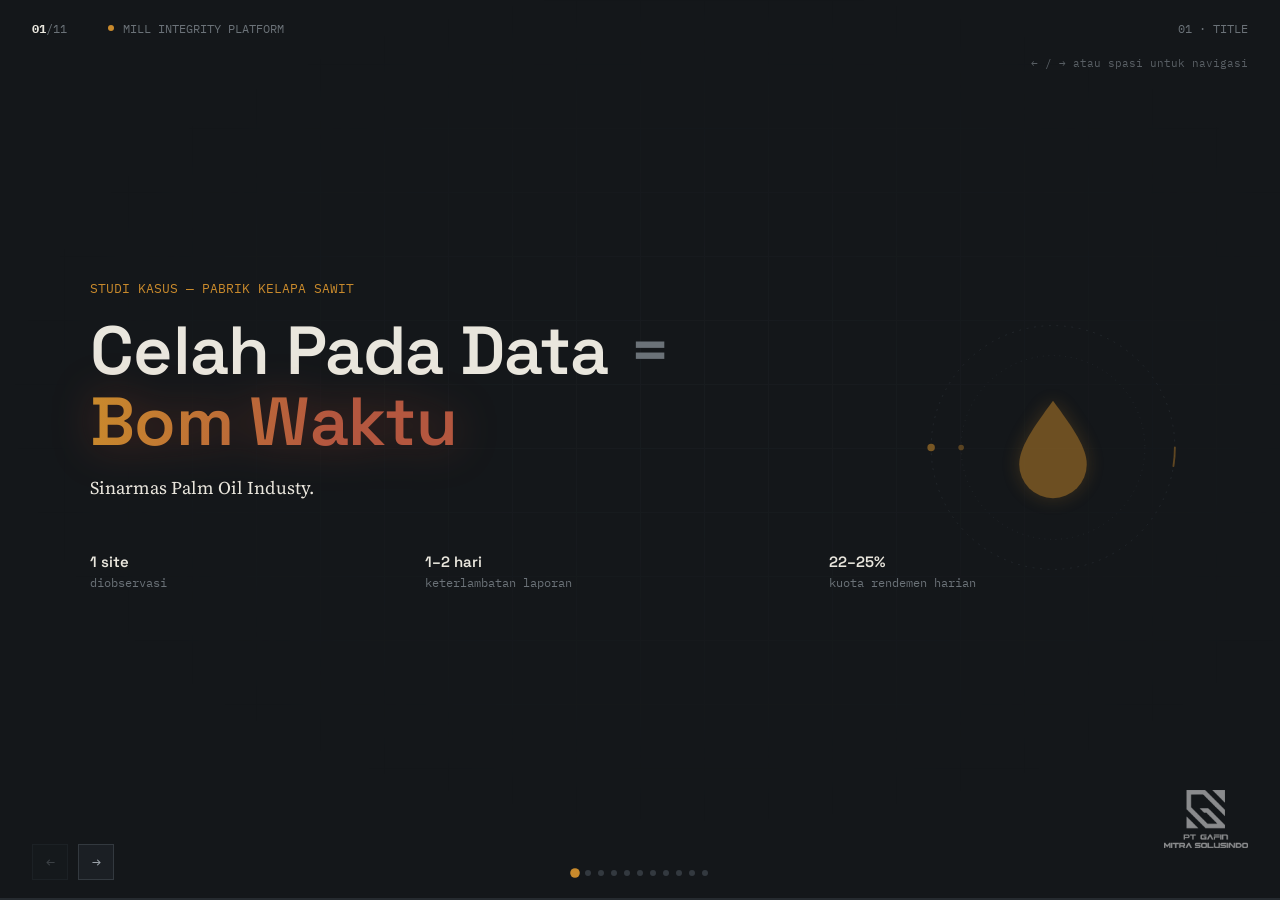
<file: index.html>
<!DOCTYPE html>
<html lang="id">
<head>
<meta charset="UTF-8">
<meta name="viewport" content="width=device-width, initial-scale=1.0">
<title>Mill Integrity Platform — Paparan</title>
<link rel="preconnect" href="https://fonts.googleapis.com">
<link rel="preconnect" href="https://fonts.gstatic.com" crossorigin>
<link href="https://fonts.googleapis.com/css2?family=Space+Grotesk:wght@400;500;600;700&family=IBM+Plex+Mono:wght@400;500;600&family=Source+Serif+4:opsz,wght@8..60,400;8..60,500;8..60,600&display=swap" rel="stylesheet">
<link rel="stylesheet" href="style.css">
</head>
<body>

<div class="bg-grid"></div>
<div class="deck" id="deck">

  <!-- SLIDE 1 -->
  <div class="slide title-slide active" data-slide="0">
    <div class="slide-inner">
      <div class="kicker">STUDI KASUS — PABRIK KELAPA SAWIT</div>
      <h1 class="h1-impact">Celah Pada Data <span class="h1-eq">=</span> <span class="h1-hot">Bom Waktu</span></h1>
      <p class="lead">Sinarmas Palm Oil Industy.</p>
      <div class="title-meta">
        <div><strong>1 site</strong>diobservasi</div>
        <div><strong>1–2 hari</strong>keterlambatan laporan</div>
        <div><strong>22–25%</strong>kuota rendemen harian</div>
      </div>
    </div>
    <div class="title-illustration" aria-hidden="true">
      <svg viewBox="0 0 320 320">
        <circle class="ti-ring ti-ring-1" cx="160" cy="160" r="130"></circle>
        <circle class="ti-ring ti-ring-2" cx="160" cy="160" r="98"></circle>
        <circle class="ti-scan" cx="160" cy="160" r="130"></circle>
        <g class="ti-drop">
          <path d="M160,110 C182,140 196,160 196,178 A36,36 0 1 1 124,178 C124,160 138,140 160,110 Z"></path>
        </g>
        <circle class="ti-orbit-dot ti-orbit-dot-a" r="4"></circle>
        <circle class="ti-orbit-dot ti-orbit-dot-b" r="3"></circle>
      </svg>
    </div>
  </div>

  <!-- SLIDE 2: latar belakang intro -->
  <div class="slide" data-slide="1">
    <div class="slide-inner">
      <div class="kicker">01 — LATAR BELAKANG MASALAH</div>
      <h2>Satu jalur produksi, dua metode ukur, Check-Sheet Merangkak</h2>
      <p class="lead">Alur produksi Crude Palm Oil di site berjalan lewat delapan titik pencatatan manual. Setiap titik berpotensi menjadi tempat data melenceng dari kondisi sebenarnya  dan sejauh ini tidak ada satu pun yang tercatat otomatis.</p>
      <div class="latar-illustration" aria-hidden="true">
        <svg viewBox="0 0 640 132" id="latarSvg">
          <defs>
            <linearGradient id="liGrad" x1="0" y1="0" x2="1" y2="0">
              <stop offset="0%" stop-color="var(--steel)"/>
              <stop offset="55%" stop-color="var(--amber)"/>
              <stop offset="100%" stop-color="var(--alert)"/>
            </linearGradient>
            <filter id="liGlow" x="-120%" y="-120%" width="340%" height="340%">
              <feGaussianBlur stdDeviation="3.2" result="b"/>
              <feMerge><feMergeNode in="b"/><feMergeNode in="SourceGraphic"/></feMerge>
            </filter>
            <radialGradient id="liSweepGrad">
              <stop offset="0%" stop-color="var(--amber)" stop-opacity=".30"/>
              <stop offset="100%" stop-color="var(--amber)" stop-opacity="0"/>
            </radialGradient>
          </defs>
          <line class="li-track" x1="20" y1="45" x2="620" y2="45"></line>
          <line class="li-flux" x1="20" y1="45" x2="620" y2="45"></line>
          <line class="li-fill" id="liFill" x1="20" y1="45" x2="20" y2="45"></line>
          <ellipse class="li-sweep" id="liSweep" cy="45" rx="86" ry="30"></ellipse>
          <g class="li-node" transform="translate(20.0,45)">
            <circle class="li-ripple" r="6"></circle>
            <circle class="li-ripple2" r="6"></circle>
            <g class="li-spark"><line class="sp" x1="7" y1="0" x2="13" y2="0" transform="rotate(0)"></line><line class="sp" x1="7" y1="0" x2="13" y2="0" transform="rotate(60)"></line><line class="sp" x1="7" y1="0" x2="13" y2="0" transform="rotate(120)"></line><line class="sp" x1="7" y1="0" x2="13" y2="0" transform="rotate(180)"></line><line class="sp" x1="7" y1="0" x2="13" y2="0" transform="rotate(240)"></line><line class="sp" x1="7" y1="0" x2="13" y2="0" transform="rotate(300)"></line></g>
            <circle class="li-point" r="6"></circle>
            <circle class="li-lit" r="6"></circle>
            <line class="li-stem" x1="0" y1="11" x2="0" y2="20"></line>
            <text class="li-num" x="0" y="34" text-anchor="middle">01</text>
          </g>
          <g class="li-node" transform="translate(105.71,45)">
            <circle class="li-ripple" r="6"></circle>
            <circle class="li-ripple2" r="6"></circle>
            <g class="li-spark"><line class="sp" x1="7" y1="0" x2="13" y2="0" transform="rotate(0)"></line><line class="sp" x1="7" y1="0" x2="13" y2="0" transform="rotate(60)"></line><line class="sp" x1="7" y1="0" x2="13" y2="0" transform="rotate(120)"></line><line class="sp" x1="7" y1="0" x2="13" y2="0" transform="rotate(180)"></line><line class="sp" x1="7" y1="0" x2="13" y2="0" transform="rotate(240)"></line><line class="sp" x1="7" y1="0" x2="13" y2="0" transform="rotate(300)"></line></g>
            <circle class="li-point" r="6"></circle>
            <circle class="li-lit" r="6"></circle>
            <line class="li-stem" x1="0" y1="11" x2="0" y2="20"></line>
            <text class="li-num" x="0" y="34" text-anchor="middle">02</text>
          </g>
          <g class="li-node" transform="translate(191.43,45)">
            <circle class="li-ripple" r="6"></circle>
            <circle class="li-ripple2" r="6"></circle>
            <g class="li-spark"><line class="sp" x1="7" y1="0" x2="13" y2="0" transform="rotate(0)"></line><line class="sp" x1="7" y1="0" x2="13" y2="0" transform="rotate(60)"></line><line class="sp" x1="7" y1="0" x2="13" y2="0" transform="rotate(120)"></line><line class="sp" x1="7" y1="0" x2="13" y2="0" transform="rotate(180)"></line><line class="sp" x1="7" y1="0" x2="13" y2="0" transform="rotate(240)"></line><line class="sp" x1="7" y1="0" x2="13" y2="0" transform="rotate(300)"></line></g>
            <circle class="li-point" r="6"></circle>
            <circle class="li-lit" r="6"></circle>
            <line class="li-stem" x1="0" y1="11" x2="0" y2="20"></line>
            <text class="li-num" x="0" y="34" text-anchor="middle">03</text>
          </g>
          <g class="li-node li-risk" transform="translate(277.14,45)">
            <circle class="li-ripple" r="6"></circle>
            <circle class="li-ripple2" r="6"></circle>
            <rect class="li-diamond" x="-11" y="-11" width="22" height="22"></rect>
            <g class="li-spark"><line class="sp" x1="7" y1="0" x2="13" y2="0" transform="rotate(0)"></line><line class="sp" x1="7" y1="0" x2="13" y2="0" transform="rotate(60)"></line><line class="sp" x1="7" y1="0" x2="13" y2="0" transform="rotate(120)"></line><line class="sp" x1="7" y1="0" x2="13" y2="0" transform="rotate(180)"></line><line class="sp" x1="7" y1="0" x2="13" y2="0" transform="rotate(240)"></line><line class="sp" x1="7" y1="0" x2="13" y2="0" transform="rotate(300)"></line></g>
            <circle class="li-point" r="6"></circle>
            <circle class="li-lit" r="6"></circle>
            <line class="li-stem" x1="0" y1="11" x2="0" y2="20"></line>
            <text class="li-num" x="0" y="34" text-anchor="middle">04</text>
            <text class="li-tag" x="0" y="-22" text-anchor="middle">RAWAN</text>
          </g>
          <g class="li-node" transform="translate(362.86,45)">
            <circle class="li-ripple" r="6"></circle>
            <circle class="li-ripple2" r="6"></circle>
            <g class="li-spark"><line class="sp" x1="7" y1="0" x2="13" y2="0" transform="rotate(0)"></line><line class="sp" x1="7" y1="0" x2="13" y2="0" transform="rotate(60)"></line><line class="sp" x1="7" y1="0" x2="13" y2="0" transform="rotate(120)"></line><line class="sp" x1="7" y1="0" x2="13" y2="0" transform="rotate(180)"></line><line class="sp" x1="7" y1="0" x2="13" y2="0" transform="rotate(240)"></line><line class="sp" x1="7" y1="0" x2="13" y2="0" transform="rotate(300)"></line></g>
            <circle class="li-point" r="6"></circle>
            <circle class="li-lit" r="6"></circle>
            <line class="li-stem" x1="0" y1="11" x2="0" y2="20"></line>
            <text class="li-num" x="0" y="34" text-anchor="middle">05</text>
          </g>
          <g class="li-node" transform="translate(448.57,45)">
            <circle class="li-ripple" r="6"></circle>
            <circle class="li-ripple2" r="6"></circle>
            <g class="li-spark"><line class="sp" x1="7" y1="0" x2="13" y2="0" transform="rotate(0)"></line><line class="sp" x1="7" y1="0" x2="13" y2="0" transform="rotate(60)"></line><line class="sp" x1="7" y1="0" x2="13" y2="0" transform="rotate(120)"></line><line class="sp" x1="7" y1="0" x2="13" y2="0" transform="rotate(180)"></line><line class="sp" x1="7" y1="0" x2="13" y2="0" transform="rotate(240)"></line><line class="sp" x1="7" y1="0" x2="13" y2="0" transform="rotate(300)"></line></g>
            <circle class="li-point" r="6"></circle>
            <circle class="li-lit" r="6"></circle>
            <line class="li-stem" x1="0" y1="11" x2="0" y2="20"></line>
            <text class="li-num" x="0" y="34" text-anchor="middle">06</text>
          </g>
          <g class="li-node li-risk" transform="translate(534.29,45)">
            <circle class="li-ripple" r="6"></circle>
            <circle class="li-ripple2" r="6"></circle>
            <rect class="li-diamond" x="-11" y="-11" width="22" height="22"></rect>
            <g class="li-spark"><line class="sp" x1="7" y1="0" x2="13" y2="0" transform="rotate(0)"></line><line class="sp" x1="7" y1="0" x2="13" y2="0" transform="rotate(60)"></line><line class="sp" x1="7" y1="0" x2="13" y2="0" transform="rotate(120)"></line><line class="sp" x1="7" y1="0" x2="13" y2="0" transform="rotate(180)"></line><line class="sp" x1="7" y1="0" x2="13" y2="0" transform="rotate(240)"></line><line class="sp" x1="7" y1="0" x2="13" y2="0" transform="rotate(300)"></line></g>
            <circle class="li-point" r="6"></circle>
            <circle class="li-lit" r="6"></circle>
            <line class="li-stem" x1="0" y1="11" x2="0" y2="20"></line>
            <text class="li-num" x="0" y="34" text-anchor="middle">07</text>
            <text class="li-tag" x="0" y="-22" text-anchor="middle">RAWAN</text>
          </g>
          <g class="li-node li-risk" transform="translate(620.0,45)">
            <circle class="li-ripple" r="6"></circle>
            <circle class="li-ripple2" r="6"></circle>
            <rect class="li-diamond" x="-11" y="-11" width="22" height="22"></rect>
            <g class="li-spark"><line class="sp" x1="7" y1="0" x2="13" y2="0" transform="rotate(0)"></line><line class="sp" x1="7" y1="0" x2="13" y2="0" transform="rotate(60)"></line><line class="sp" x1="7" y1="0" x2="13" y2="0" transform="rotate(120)"></line><line class="sp" x1="7" y1="0" x2="13" y2="0" transform="rotate(180)"></line><line class="sp" x1="7" y1="0" x2="13" y2="0" transform="rotate(240)"></line><line class="sp" x1="7" y1="0" x2="13" y2="0" transform="rotate(300)"></line></g>
            <circle class="li-point" r="6"></circle>
            <circle class="li-lit" r="6"></circle>
            <line class="li-stem" x1="0" y1="11" x2="0" y2="20"></line>
            <text class="li-num" x="0" y="34" text-anchor="middle">08</text>
            <text class="li-tag" x="0" y="-22" text-anchor="middle">RAWAN</text>
          </g>
          <circle class="li-trail" cy="45" r="3"></circle>
          <circle class="li-trail" cy="45" r="3"></circle>
          <circle class="li-trail" cy="45" r="3"></circle>
          <circle class="li-trail" cy="45" r="3"></circle>
          <circle class="li-trail" cy="45" r="3"></circle>
          <g class="li-mover" id="liMover"><ellipse class="li-halo" rx="10" ry="10"></ellipse><ellipse class="li-core" rx="5" ry="5"></ellipse></g>
        </svg>
      </div>
    </div>
  </div>

  <!-- SLIDE 3: flow diagram -->
  <div class="slide" data-slide="2">
    <div class="slide-inner">
      <div class="kicker">01 — MEKANISME SITE</div>
      <h2 style="font-size:26px;">Delapan titik proses, tiga di antaranya rawan.</h2>
      <div class="flow-stage-wrap">
        <svg class="flow-svg" viewBox="0 0 1200 210" id="flowSvg">
          <line class="pipe-track" x1="70" y1="18" x2="1120" y2="18"></line>
          <line class="pipe-fill" id="pipeFill" x1="70" y1="18" x2="70" y2="18"></line>
          <g class="pipe-taps" aria-hidden="true">
            <g class="tap"><line x1="70" y1="18" x2="70" y2="30"></line><circle cx="70" cy="18" r="4"></circle></g>
            <g class="tap"><line x1="220" y1="18" x2="220" y2="30"></line><circle cx="220" cy="18" r="4"></circle></g>
            <g class="tap"><line x1="370" y1="18" x2="370" y2="30"></line><circle cx="370" cy="18" r="4"></circle></g>
            <g class="tap risk"><line x1="520" y1="18" x2="520" y2="30"></line><circle cx="520" cy="18" r="4"></circle></g>
            <g class="tap"><line x1="670" y1="18" x2="670" y2="30"></line><circle cx="670" cy="18" r="4"></circle></g>
            <g class="tap"><line x1="820" y1="18" x2="820" y2="30"></line><circle cx="820" cy="18" r="4"></circle></g>
            <g class="tap risk"><line x1="970" y1="18" x2="970" y2="30"></line><circle cx="970" cy="18" r="4"></circle></g>
            <g class="tap risk"><line x1="1120" y1="18" x2="1120" y2="30"></line><circle cx="1120" cy="18" r="4"></circle></g>
          </g>

          <!-- 01 Truk masuk -->
          <g class="station" data-detail="Internal Source / External Source masuk ke area site membawa raw material (TBS)." transform="translate(70,0)">
            <g class="station-body">
            <rect class="plate" x="-52" y="30" width="104" height="128" rx="3"></rect>
            <g transform="translate(0,58)">
              <path class="icon" d="M-15,6 h19 v-11 h9 l6,6 v5 h3 M-15,6 v-6 h19 v6"></path>
              <circle class="icon" cx="-9" cy="9" r="2.6"></circle>
              <circle class="icon" cx="9" cy="9" r="2.6"></circle>
            </g>
            <text class="num" x="0" y="108" text-anchor="middle">01</text>
            <text class="label" x="0" y="126" text-anchor="middle">Truk</text>
            <text class="label" x="0" y="142" text-anchor="middle">masuk</text>
            </g>
          </g>

          <!-- 02 Timbang bruto -->
          <g class="station" data-detail="Truk beserta muatan ditimbang di jembatan timbang (angka bruto pertama) sepenuhnya bergantung pada input manual operator." transform="translate(220,0)">
            <g class="station-body">
            <rect class="plate" x="-52" y="30" width="104" height="128" rx="3"></rect>
            <g transform="translate(0,58)">
              <path class="icon" d="M-14,9 h28 M0,9 v-11 M-11,-2 l11,-6 11,6"></path>
              <path class="icon" d="M-16,-2 a5,5 0 0 0 10,0"></path>
              <path class="icon" d="M6,-2 a5,5 0 0 0 10,0"></path>
            </g>
            <text class="num" x="0" y="108" text-anchor="middle">02</text>
            <text class="label" x="0" y="126" text-anchor="middle">Timbang</text>
            <text class="label" x="0" y="142" text-anchor="middle">bruto</text>
            </g>
          </g>

          <!-- 03 Bongkar muatan -->
          <g class="station" data-detail="Raw material dibongkar dari truk ke area pengolahan." transform="translate(370,0)">
            <g class="station-body">
            <rect class="plate" x="-52" y="30" width="104" height="128" rx="3"></rect>
            <g transform="translate(0,58)">
              <rect class="icon" x="-10" y="0" width="20" height="11"></rect>
              <path class="icon" d="M0,-13 v10 M-5,-7 l5,5 5,-5"></path>
            </g>
            <text class="num" x="0" y="108" text-anchor="middle">03</text>
            <text class="label" x="0" y="126" text-anchor="middle">Bongkar</text>
            <text class="label" x="0" y="142" text-anchor="middle">muatan</text>
            </g>
          </g>

          <!-- 04 Timbang tara -> net (risk) -->
          <g class="station risk" data-detail="Titik rawan #1  Truk kosong ditimbang ulang untuk berat net. Selisih bruto–tara inilah dasar kuota harian, dan hanya tercatat di kertas." transform="translate(520,0)">
            <rect class="risk-ring" x="-52" y="30" width="104" height="128" rx="3"></rect>
            <g class="station-body">
            <rect class="plate" x="-52" y="30" width="104" height="128" rx="3"></rect>
            <g transform="translate(0,58)">
              <path class="icon" d="M-14,9 h28 M0,9 v-11 M-11,-2 l11,-6 11,6"></path>
              <path class="icon" d="M-16,-2 a5,5 0 0 0 10,0"></path>
              <path class="icon" d="M6,-2 a5,5 0 0 0 10,0"></path>
            </g>
            <text class="num" x="0" y="108" text-anchor="middle">04 · rawan</text>
            <text class="label" x="0" y="126" text-anchor="middle">Tara → net</text>
            <text class="label" x="0" y="142" text-anchor="middle">manual</text>
            </g>
          </g>

          <!-- 05 Diolah -->
          <g class="station" data-detail="Raw material diproses di penggilingan menjadi Crude Palm Oil. Ekspektasi hasil 22–25% dari berat raw material." transform="translate(670,0)">
            <g class="station-body">
            <rect class="plate" x="-52" y="30" width="104" height="128" rx="3"></rect>
            <g transform="translate(0,58)">
              <circle class="icon" r="8"></circle>
              <path class="icon" d="M0,-13 v4 M0,9 v4 M-13,0 h4 M9,0 h4 M-9,-9 l3,3 M6,6 l3,3 M-9,9 l3,-3 M6,-6 l3,-3"></path>
            </g>
            <text class="num" x="0" y="108" text-anchor="middle">05</text>
            <text class="label" x="0" y="126" text-anchor="middle">Diolah di</text>
            <text class="label" x="0" y="142" text-anchor="middle">penggilingan</text>
            </g>
          </g>

          <!-- 06 Checksheet lapor (moved right after milling — report reflects production, not shipping) -->
          <g class="station" data-detail="Checksheet hasil pengolahan baru dilaporkan 1–2 hari setelah Crude Palm Oil selesai diolah." transform="translate(820,0)">
            <g class="station-body">
            <rect class="plate" x="-52" y="30" width="104" height="128" rx="3"></rect>
            <g transform="translate(0,58)">
              <rect class="icon" x="-7" y="-11" width="14" height="21" rx="1"></rect>
              <path class="icon" d="M-4,-5 h8 M-4,0 h8 M-4,5 h5"></path>
            </g>
            <text class="num" x="0" y="108" text-anchor="middle">06</text>
            <text class="label" x="0" y="126" text-anchor="middle">Checksheet</text>
            <text class="label" x="0" y="142" text-anchor="middle">dilaporkan</text>
            </g>
          </g>

          <!-- 07 Muat tongkang (risk) -->
          <g class="station risk" data-detail="Titik rawan #2  Crude Palm Oil dimuat ke kapal tongkang, tinggi minyak diukur manual. Metode ukur pertama dari dua metode berbeda." transform="translate(970,0)">
            <rect class="risk-ring" x="-52" y="30" width="104" height="128" rx="3"></rect>
            <g class="station-body">
            <rect class="plate" x="-52" y="30" width="104" height="128" rx="3"></rect>
            <g transform="translate(0,58)">
              <path class="icon" d="M-14,5 h28 l-4,8 h-20 z"></path>
              <path class="icon" d="M0,5 v-15 M0,-11 l8,4"></path>
            </g>
            <text class="num" x="0" y="108" text-anchor="middle">07 · rawan</text>
            <text class="label" x="0" y="126" text-anchor="middle">Muat ke</text>
            <text class="label" x="0" y="142" text-anchor="middle">tongkang</text>
            </g>
          </g>

          <!-- 08 Bongkar & ukur (risk) -->
          <g class="station risk" data-detail="Titik rawan #3  Saat bongkar, Crude Palm Oil diukur ulang lewat selang, metode berbeda dari saat muat  selisih/susut sulit dilacak." transform="translate(1120,0)">
            <rect class="risk-ring" x="-52" y="30" width="104" height="128" rx="3"></rect>
            <g class="station-body">
            <rect class="plate" x="-52" y="30" width="104" height="128" rx="3"></rect>
            <g transform="translate(0,58)">
              <circle class="icon" r="9"></circle>
              <path class="icon" d="M0,0 l5,-6"></path>
              <path class="icon" d="M-9,0 h2 M9,0 h-2 M0,-9 v2 M0,9 v-2"></path>
            </g>
            <text class="num" x="0" y="108" text-anchor="middle">08 · rawan</text>
            <text class="label" x="0" y="126" text-anchor="middle">Bongkar &amp;</text>
            <text class="label" x="0" y="142" text-anchor="middle">ukur selang</text>
            </g>
          </g>
          <!-- material yang bergerak sepanjang jalur (posisi dihitung di script.js) -->
          <g class="flow-mover" aria-hidden="true">
            <circle class="mv-trail" cy="18" r="3.2"></circle>
            <circle class="mv-trail" cy="18" r="3.2"></circle>
            <circle class="mv-trail" cy="18" r="3.2"></circle>
            <g id="flowMover"><ellipse class="mv-halo" rx="10" ry="10"></ellipse><ellipse class="mv-core" rx="4" ry="4"></ellipse></g>
          </g>
        </svg>
        <div class="flow-caption">alur berkelanjutan dari raw material masuk hingga laporan terbit — titik bergaris putus adalah titik ukur manual yang rawan</div>
      </div>
      <div class="flow-detail" id="flowDetail"><span class="fd-num">PILIH TITIK</span><span class="fd-text">Klik salah satu titik pada diagram untuk melihat detail proses dan risikonya.</span></div>
    </div>
  </div>

  <!-- SLIDE 4: identifikasi masalah node map -->
  <div class="slide" data-slide="3">
    <div class="slide-inner">
      <div class="kicker">02 — IDENTIFIKASI MASALAH</div>
      <h2 style="font-size:28.6px;">Empat celah yang saling terhubung.</h2>
      <div class="problem-map">
        <svg viewBox="-28 -18 604 438" width="100%" id="pmapSvg">
          <path class="pline" id="ln1" d="M192,80 L356,55"></path>
          <path class="pline" id="ln2" d="M192,80 L356,170"></path>
          <path class="pline" id="ln3" d="M192,80 L192,250"></path>
          <path class="pline" id="ln4" d="M192,250 L356,290"></path>
          <path class="pline" id="ln5" d="M356,55 L356,170"></path>

          <g class="pnode active" data-id="p1" transform="translate(192,80)">
            <circle class="pulse" r="16" fill="none" stroke="#C98A2C" stroke-width="1"></circle>
            <g class="glow-ring"><circle class="glow-arc" r="15" cx="0" cy="0"></circle></g>
            <circle r="9" fill="#C98A2C"></circle>
            <text x="-28" y="-8" text-anchor="end">01</text><text x="-28" y="8" text-anchor="end">Kuota rendemen kaku</text>
          </g>
          <g class="pnode" data-id="p2" transform="translate(356,55)">
            <circle class="pulse" r="16" fill="none" stroke="#C98A2C" stroke-width="1" style="opacity:0"></circle>
            <g class="glow-ring"><circle class="glow-arc" r="15" cx="0" cy="0"></circle></g>
            <circle r="9" fill="#33393F"></circle>
            <text x="22" y="-8">02</text><text x="22" y="8">Angka bisa "ditambal"</text>
          </g>
          <g class="pnode" data-id="p3" transform="translate(356,170)">
            <circle class="pulse" r="16" fill="none" stroke="#C98A2C" stroke-width="1" style="opacity:0"></circle>
            <g class="glow-ring"><circle class="glow-arc" r="15" cx="0" cy="0"></circle></g>
            <circle r="9" fill="#33393F"></circle>
            <text x="22" y="-8">03</text><text x="22" y="8">Laporan telat 1–2 hari</text>
          </g>
          <g class="pnode" data-id="p4" transform="translate(192,250)">
            <circle class="pulse" r="16" fill="none" stroke="#C98A2C" stroke-width="1" style="opacity:0"></circle>
            <g class="glow-ring"><circle class="glow-arc" r="15" cx="0" cy="0"></circle></g>
            <circle r="9" fill="#33393F"></circle>
            <text x="-28" y="-8" text-anchor="end">04</text><text x="-28" y="8" text-anchor="end">Dua metode ukur berbeda</text>
          </g>
          <g class="pnode" data-id="p5" transform="translate(356,290)">
            <circle class="pulse" r="16" fill="none" stroke="#C98A2C" stroke-width="1" style="opacity:0"></circle>
            <g class="glow-ring"><circle class="glow-arc" r="15" cx="0" cy="0"></circle></g>
            <circle r="9" fill="#33393F"></circle>
            <text x="22" y="-8">05</text><text x="22" y="8">Antrean &amp; shift 2</text><text x="22" y="22">tak terbatas</text>
          </g>
        </svg>
        <div class="problem-detail" id="problemDetail">
          <div class="tag">SIMPUL 01</div>
          <h3>Kuota rendemen menekan personel site</h3>
          <p>Kuota 22–25% CPO dari raw material diberlakukan sebagai target harian yang kaku. Saat hasil aktual di bawah itu, tekanan bergeser ke personel site untuk "menyesuaikan" angka.</p>
          <div class="stat">1% = 10 ton</div>
          <div class="stat-label">SELISIH 1% RENDEMEN DARI 1.000 TON RAW MATERIAL/HARI</div>
        </div>
      </div>
    </div>
  </div>

  <!-- SLIDE 5: rumusan masalah -->
  <div class="slide" data-slide="4">
    <div class="slide-inner">
      <div class="kicker">03 — RUMUSAN MASALAH</div>
      <h2 style="font-size:26px;">Tiga pertanyaan yang menentukan bentuk solusi.</h2>
      <div class="rumusan-wrap">
        <svg class="rtri-svg" viewBox="0 0 420 380" id="rtriSvg">
          <path class="rconn" id="rl12" d="M210,50 L70,320"></path>
          <path class="rconn" id="rl13" d="M210,50 L350,320"></path>
          <path class="rconn" id="rl23" d="M70,320 L350,320"></path>

          <g class="rnode active" data-r="1" transform="translate(210,50)">
            <circle class="rpulse" r="18" fill="none" stroke="#C98A2C" stroke-width="1"></circle>
            <circle class="core" r="10" fill="#C98A2C"></circle>
            <text class="rlabel-tag" x="0" y="-22" text-anchor="middle">RM—01</text>
            <text class="rlabel-title" x="0" y="34" text-anchor="middle">HQ vs jeda laporan</text>
          </g>
          <g class="rnode" data-r="2" transform="translate(70,320)">
            <circle class="rpulse" r="18" fill="none" stroke="#C98A2C" stroke-width="1" style="opacity:0"></circle>
            <circle class="core" r="10" fill="#33393F"></circle>
            <text class="rlabel-tag" x="-8" y="30" text-anchor="middle">RM—02</text>
            <text class="rlabel-title" x="-8" y="48" text-anchor="middle">Cegah tambal angka</text>
          </g>
          <g class="rnode" data-r="3" transform="translate(350,320)">
            <circle class="rpulse" r="18" fill="none" stroke="#C98A2C" stroke-width="1" style="opacity:0"></circle>
            <circle class="core" r="10" fill="#33393F"></circle>
            <text class="rlabel-tag" x="8" y="30" text-anchor="middle">RM—03</text>
            <text class="rlabel-title" x="8" y="48" text-anchor="middle">Kuota tanpa tambal</text>
          </g>
        </svg>
        <div class="rumusan-detail" id="rumusanDetail">
          <div class="tag">RM—01</div>
          <h3>Bagaimana HQ melihat angka produksi yang sama dengan kondisi di site, tanpa jeda 1–2 hari?</h3>
          <p>Selama laporan masih checksheet manual yang direkap belakangan, HQ selalu bereaksi terhadap kejadian yang sudah lewat.</p>
        </div>
      </div>
    </div>
  </div>

  <!-- SLIDE 6: solusi modules -->
  <div class="slide slide-solusi" data-slide="5">
    <div class="slide-inner">
      <div class="kicker">04 — SOLUSI YANG DITAWARKAN</div>
      <h2 style="font-size:28.6px;">Satu platform, tiga lapis kendali.</h2>
      <div class="modules" id="modules">
        <div class="module open">
          <div class="module-head">
            <span class="module-icon mi-dashboard" aria-hidden="true"><svg viewBox="0 0 32 32"><rect class="mi-bar" x="5" y="16" width="5" height="11"></rect><rect class="mi-bar" x="13" y="9" width="5" height="18"></rect><rect class="mi-bar" x="21" y="13" width="5" height="14"></rect></svg></span>
            <span class="mnum">MOD 01</span><h3>Live Dashboard &amp; Reporting untuk HQ</h3><span class="chev">+</span></div>
          <div class="module-body"><div class="module-body-inner">
            <div><h4>CAKUPAN</h4><ul>
              <li>TBS masuk, ton diolah, CPO dihasilkan per shift/hari</li>
              <li>OER real-time, level tangki, status muat tongkang</li>
              <li>Mode offline dengan sinkronisasi saat koneksi pulih</li>
            </ul></div>
            <div><h4>MANFAAT</h4><ul>
              <li>HQ melihat kondisi hari yang sama, bukan 1–2 hari kemudian</li>
              <li>Laporan otomatis — checksheet manual bukan lagi sumber utama</li>
            </ul></div>
          </div></div>
        </div>
        <div class="module">
          <div class="module-head">
            <span class="module-icon mi-lock" aria-hidden="true"><svg viewBox="0 0 32 32"><circle class="mi-lock-ring" cx="16" cy="17" r="4"></circle><rect x="8" y="14" width="16" height="13" rx="2"></rect><path d="M11,14 v-4 a5,5 0 0 1 10,0 v4"></path></svg></span>
            <span class="mnum">MOD 02</span><h3>Anti-Tambal Angka Timbangan</h3><span class="chev">+</span></div>
          <div class="module-body"><div class="module-body-inner">
            <div><h4>CAKUPAN</h4><ul>
              <li>Berat otomatis dari indikator timbangan dengan cap waktu</li>
              <li>Log append-only, koreksi jadi entri baru dengan persetujuan</li>
              <li>Kamera ANPR, RFID/QR per truk</li>
            </ul></div>
            <div><h4>MANFAAT</h4><ul>
              <li>Ledger stok CPO (selisih tercatat terbuka)</li>
              <li>Penambalan angka antar hari tidak lagi mungkin diam-diam</li>
            </ul></div>
          </div></div>
        </div>
        <div class="module">
          <div class="module-head">
            <span class="module-icon mi-scale" aria-hidden="true"><svg viewBox="0 0 32 32"><path d="M16,6 v20 M9,26 h14"></path><g class="mi-scale-beam"><path d="M6,10 h20"></path><path d="M6,10 l-4,8 h8 z"></path><path d="M26,10 l-4,8 h8 z"></path></g></svg></span>
            <span class="mnum">MOD 03</span><h3>Mass-Balance &amp; Sensor Tangki-Tongkang</h3><span class="chev">+</span></div>
          <div class="module-body"><div class="module-body-inner">
            <div><h4>CAKUPAN</h4><ul>
              <li>Mass-balance harian TBS vs CPO/kernel/by-product</li>
              <li>Sensor level tangki &amp; flowmeter muat-bongkar (fase 2)</li>
            </ul></div>
            <div><h4>MANFAAT</h4><ul>
              <li>Hari janggal otomatis ditandai</li>
              <li>Transit loss terhitung otomatis, bukan estimasi</li>
            </ul></div>
          </div></div>
        </div>
        <div class="module">
          <div class="module-head">
            <span class="module-icon mi-route" aria-hidden="true"><svg viewBox="0 0 32 32"><path class="mi-route-path" d="M5,26 C10,26 10,16 16,16 C22,16 22,6 27,6"></path><circle cx="5" cy="26" r="2.4"></circle><circle cx="27" cy="6" r="2.4"></circle></svg></span>
            <span class="mnum">MOD 04</span><h3>Traceability, Booking Slot &amp; Monitoring Shift</h3><span class="chev">+</span></div>
          <div class="module-body"><div class="module-body-inner">
            <div><h4>CAKUPAN</h4><ul>
              <li>Grading TBS digital per truk &amp; sumber (termasuk kebun masyarakat)</li>
              <li>Booking slot antar 08.00–17.00, monitoring downtime mesin</li>
            </ul></div>
            <div><h4>MANFAAT</h4><ul>
              <li>Dasar kepatuhan EUDR, antrean truk berkurang</li>
              <li>Lembur shift 2 direncanakan, bukan reaktif</li>
            </ul></div>
          </div></div>
        </div>
      </div>
    </div>
  </div>

  <!-- SLIDE 7: roadmap -->
  <div class="slide" data-slide="6">
    <div class="slide-inner">
      <div class="kicker">05 — USULAN TAHAPAN</div>
      <h2 style="font-size:26px;">Empat fase, dimulai dari pilot 90 hari.</h2>
      <div class="rsteps" id="rsteps">
        <div class="rline"><div class="rline-fill" id="rlineFill"></div></div>
        <div class="rstep active rstep-urgent" data-r="0"><div class="dot"></div><div class="phase">FASE 0</div><h4>Discovery</h4><p>Audit sistem eksisting  ERP, SCADA, software timbangan.</p></div>
        <div class="rstep" data-r="1"><div class="dot"></div><div class="phase">FASE 1 · 90 HARI</div><h4>Pilot 1 Site</h4><p>Integrasi timbangan, dashboard live, dan alert.</p></div>
        <div class="rstep" data-r="2"><div class="dot"></div><div class="phase">FASE 2</div><h4>Sensor Tangki &amp; Tongkang</h4><p>Sensor level dan flowmeter menutup celah ukur manual.</p></div>
        <div class="rstep" data-r="3"><div class="dot"></div><div class="phase">FASE 3</div><h4>Rollout Multi-Site</h4><p>Traceability EUDR penuh dan analitik prediktif.</p></div>
      </div>
    </div>
  </div>

  <!-- SLIDE 8: closing -->
  <div class="slide closing" data-slide="7">
    <div class="slide-inner">
      <div class="kicker">PENUTUP</div>
      <h2 id="closingTitle">Integrasi IoT (Internet of Things) Usulan Track, Register, Record, Monitor, Update, Report  produksi Crude Palm Oil secara real-time.</h2>
      <p class="lead">Delapan titik pencatatan manual, satu site, selisih 1% rendemen setara 10 ton/hari  cukup untuk memvalidasi sistem sebelum rollout multi-site. Kuota tetap 22–25%, yang berubah adalah <em>kejujuran datanya:</em> tercatat otomatis, tidak bisa ditambal, dan terlihat HQ pada hari yang sama.</p>
      <div class="foot-meta">
        <span>MILL INTEGRITY PLATFORM</span>
        <span>MATERI INTERNAL — UNTUK KEPERLUAN PAPARAN</span>
      </div>
    </div>

    <!-- gambar kerja arsitektural: satu pabrik (pilot) -> jaringan seluruh grup -->
    <div class="closing-scene" aria-hidden="true">
      <div class="cs-par" id="csPar">
        <svg viewBox="0 0 640 560" xmlns="http://www.w3.org/2000/svg">
          <defs>
            <clipPath id="cTk1"><rect x="520" y="310" width="44" height="120"/></clipPath>
            <clipPath id="cTk2"><rect x="574" y="330" width="44" height="100"/></clipPath>
          </defs>

          <!-- sumbu grid A–E -->
          <g class="cs-axes">
            <line class="g" x1="40"  y1="237" x2="40"  y2="470" style="--d:.0s"/>
            <line class="g" x1="180" y1="237" x2="180" y2="470" style="--d:.12s"/>
            <line class="g" x1="320" y1="237" x2="320" y2="470" style="--d:.24s"/>
            <line class="g" x1="460" y1="237" x2="460" y2="470" style="--d:.36s"/>
            <line class="g" x1="600" y1="237" x2="600" y2="470" style="--d:.48s"/>
          </g>
          <g class="cs-bubbles">
            <circle pathLength="1" class="d" cx="40"  cy="226" r="11" style="--d:.5s;--t:.9s"/>
            <circle pathLength="1" class="d" cx="180" cy="226" r="11" style="--d:.62s;--t:.9s"/>
            <circle pathLength="1" class="d" cx="320" cy="226" r="11" style="--d:.74s;--t:.9s"/>
            <circle pathLength="1" class="d" cx="460" cy="226" r="11" style="--d:.86s;--t:.9s"/>
            <circle pathLength="1" class="d" cx="600" cy="226" r="11" style="--d:.98s;--t:.9s"/>
            <text class="f cs-txt cs-txt-c" x="40"  y="229.5" style="--d:.9s">A</text>
            <text class="f cs-txt cs-txt-c" x="180" y="229.5" style="--d:1.0s">B</text>
            <text class="f cs-txt cs-txt-c" x="320" y="229.5" style="--d:1.1s">C</text>
            <text class="f cs-txt cs-txt-c" x="460" y="229.5" style="--d:1.2s">D</text>
            <text class="f cs-txt cs-txt-c" x="600" y="229.5" style="--d:1.3s">E</text>
          </g>

          <!-- elevasi tanah + penanda ±0.00 -->
          <g class="cs-ground">
            <path pathLength="1" class="d" d="M20,430 H636" style="--d:.3s;--t:1.6s"/>
            <path pathLength="1" class="d" d="M24,430 l-6,-10 h12 z" style="--d:.7s;--t:.7s"/>
            <text class="f cs-txt" x="0" y="412" style="--d:1s">±0.00</text>
          </g>

          <!-- bangunan pabrik (tampak samping) -->
          <g class="cs-bld">
            <!-- 1 jembatan timbang -->
            <rect pathLength="1" class="d" x="44" y="416" width="78" height="14" style="--d:.5s"/>
            <path pathLength="1" class="d" d="M56,416 V382 H84 V416 M52,382 H88" style="--d:.7s"/>
            <rect pathLength="1" class="d" x="62" y="389" width="14" height="10" style="--d:.95s;--t:.7s"/>
            <!-- 2 sterilizer -->
            <rect pathLength="1" class="d" x="140" y="380" width="110" height="50" rx="20" style="--d:.85s;--t:1.4s"/>
            <circle pathLength="1" class="d" cx="161" cy="405" r="9" style="--d:1.3s;--t:.8s"/>
            <path pathLength="1" class="d" d="M204,380 V430 M226,380 V430" style="--d:1.4s;--t:.8s"/>
            <!-- 3 rumah press (atap gigi gergaji) -->
            <path pathLength="1" class="d" d="M268,430 V352 L290,337 V352 L312,337 V352 L334,337 V352 H352 V430" style="--d:1.15s;--t:1.6s"/>
            <rect pathLength="1" class="d" x="284" y="396" width="20" height="34" style="--d:1.7s;--t:.7s"/>
            <!-- 4 boiler + cerobong -->
            <rect pathLength="1" class="d" x="368" y="384" width="46" height="46" style="--d:1.45s"/>
            <path pathLength="1" class="d" d="M384,384 V250 H398 V384 M381,250 H401 M384,300 H398 M384,340 H398" style="--d:1.6s;--t:1.6s"/>
            <!-- 5 clarifier -->
            <path pathLength="1" class="d" d="M430,430 V404 H504 V430 M430,404 Q467,380 504,404" style="--d:1.75s;--t:1.4s"/>
            <!-- 6 tangki CPO -->
            <path pathLength="1" class="d" d="M520,310 V430 H564 V310" style="--d:2.0s;--t:1.4s"/>
            <ellipse pathLength="1" class="d" cx="542" cy="310" rx="22" ry="5" style="--d:2.3s;--t:.9s"/>
            <path pathLength="1" class="d" d="M574,330 V430 H618 V330" style="--d:2.15s;--t:1.4s"/>
            <ellipse pathLength="1" class="d" cx="596" cy="330" rx="22" ry="5" style="--d:2.45s;--t:.9s"/>
          </g>

          <!-- isi tangki: CPO terisi -->
          <g clip-path="url(#cTk1)"><rect class="tk-fill" x="520" y="310" width="44" height="120" style="--d:2.6s;--lvl:.78"/></g>
          <g clip-path="url(#cTk2)"><rect class="tk-fill" x="574" y="330" width="44" height="100" style="--d:2.9s;--lvl:.55"/></g>

          <!-- asap cerobong -->
          <circle class="smoke" cx="391" cy="242" r="4" style="--d:2.4s"/>
          <circle class="smoke" cx="391" cy="242" r="4" style="--d:3.8s"/>
          <circle class="smoke" cx="391" cy="242" r="4" style="--d:5.2s"/>

          <!-- jalur data / pipa + cabang -->
          <g class="cs-pipe">
            <line class="f pipe" x1="74" y1="446" x2="612" y2="446" style="--d:2.8s;--o:.9"/>
            <path pathLength="1" class="d" d="M82,430 V446 M196,430 V446 M309,430 V446 M467,430 V446 M542,430 V446 M596,430 V446" style="--d:2.8s;--t:1s"/>
          </g>
          <circle class="pel" r="3.5" cx="0" cy="0" style="--d:3.6s"/>
          <circle class="pel" r="3.5" cx="0" cy="0" style="--d:5.2s"/>
          <circle class="pel" r="3.5" cx="0" cy="0" style="--d:6.8s"/>

          <!-- titik verifikasi (data terkunci) -->
          <g class="cs-leaders">
            <line class="f" x1="82"  y1="363" x2="82"  y2="382" style="--d:3.4s"/>
            <line class="f" x1="196" y1="361" x2="196" y2="380" style="--d:3.7s"/>
            <line class="f" x1="309" y1="320" x2="309" y2="337" style="--d:4.0s"/>
            <line class="f" x1="467" y1="375" x2="467" y2="392" style="--d:4.3s"/>
            <line class="f" x1="542" y1="288" x2="542" y2="305" style="--d:4.6s"/>
            <line class="f" x1="596" y1="308" x2="596" y2="325" style="--d:4.9s"/>
          </g>
          <g class="chk" transform="translate(82,356)"  style="--d:3.5s"><circle class="ring" r="7"/><circle class="core" r="7"/><path class="tick" pathLength="1" d="M-3,0 L-.8,2.4 L3.4,-2.4"/></g>
          <g class="chk" transform="translate(196,354)" style="--d:3.8s"><circle class="ring" r="7"/><circle class="core" r="7"/><path class="tick" pathLength="1" d="M-3,0 L-.8,2.4 L3.4,-2.4"/></g>
          <g class="chk" transform="translate(309,313)" style="--d:4.1s"><circle class="ring" r="7"/><circle class="core" r="7"/><path class="tick" pathLength="1" d="M-3,0 L-.8,2.4 L3.4,-2.4"/></g>
          <g class="chk" transform="translate(467,368)" style="--d:4.4s"><circle class="ring" r="7"/><circle class="core" r="7"/><path class="tick" pathLength="1" d="M-3,0 L-.8,2.4 L3.4,-2.4"/></g>
          <g class="chk" transform="translate(542,281)" style="--d:4.7s"><circle class="ring" r="7"/><circle class="core" r="7"/><path class="tick" pathLength="1" d="M-3,0 L-.8,2.4 L3.4,-2.4"/></g>
          <g class="chk" transform="translate(596,301)" style="--d:5.0s"><circle class="ring" r="7"/><circle class="core" r="7"/><path class="tick" pathLength="1" d="M-3,0 L-.8,2.4 L3.4,-2.4"/></g>

          <!-- garis dimensi: durasi pilot -->
          <g class="cs-dim">
            <path pathLength="1" class="d" d="M40,470 V510 M320,470 V510" style="--d:3.2s;--t:.8s"/>
            <path pathLength="1" class="d" d="M40,502 H320" style="--d:3.4s;--t:1.2s"/>
            <path pathLength="1" class="d" d="M34,508 L46,496 M314,508 L326,496" style="--d:4.4s;--t:.5s"/>
            <text class="f cs-txt cs-txt-c cs-dimtxt" x="180" y="496" style="--d:3.6s">PILOT · <tspan id="cCount">90</tspan> HARI</text>
          </g>

          <!-- blok judul gambar -->
          <g class="cs-title">
            <rect pathLength="1" class="d" x="372" y="514" width="264" height="42" style="--d:4.0s;--t:1.3s"/>
            <path pathLength="1" class="d" d="M548,514 V556 M372,535 H636" style="--d:4.6s;--t:.8s"/>
            <text class="f cs-txt" x="380" y="528" style="--d:5.0s">MILL INTEGRITY PLATFORM</text>
            <text class="f cs-txt cs-amber" x="380" y="549" style="--d:5.2s">1 SITE → SELURUH GRUP</text>
            <text class="f cs-txt" x="556" y="528" style="--d:5.2s">REV.01</text>
            <text class="f cs-txt" x="556" y="549" style="--d:5.4s">1 : 1000</text>
          </g>

          <!-- jaringan grup: HQ + site -->
          <g class="cs-net">
            <!-- kabel bus -->
            <path pathLength="1" class="d" d="M340,88 H60 M340,88 H600 M60,88 V104 M200,88 V104 M480,88 V104 M600,88 V104" style="--d:5.7s;--t:1.2s"/>
            <!-- HQ -->
            <path pathLength="1" class="d cs-amber-line" d="M340,26 L358,44 L340,62 L322,44 Z" style="--d:4.6s;--t:1s"/>
            <text class="f cs-txt cs-txt-c cs-amber" x="340" y="47.4" style="--d:5.4s">HQ</text>
            <circle class="hq-ring" cx="340" cy="44" r="18"/>
            <path pathLength="1" class="d cs-amber-line" d="M340,62 V101" style="--d:5.0s;--t:.6s"/>
            <!-- site pilot -->
            <path pathLength="1" class="d cs-amber-line cs-pilot" d="M-14,10 V-3 L-7,-8 V-3 L0,-8 V-3 L7,-8 V-3 H14 V10 Z" transform="translate(340,118) scale(1.45)" style="--d:5.2s;--t:.9s"/>
            <path class="f cs-pilotfill" d="M-14,10 V-3 L-7,-8 V-3 L0,-8 V-3 L7,-8 V-3 H14 V10 Z" transform="translate(340,118) scale(1.45)" style="--d:6s;--o:1"/>
            <text class="f cs-txt cs-txt-c cs-amber" x="340" y="146" style="--d:5.9s">SITE PILOT</text>
            <path class="f plink" d="M340,153 V322" style="--d:5.8s;--o:.75"/>
            <!-- site lain -->
            <path pathLength="1" class="d" d="M-14,10 V-3 L-7,-8 V-3 L0,-8 V-3 L7,-8 V-3 H14 V10 Z" transform="translate(60,118)"  style="--d:6.1s;--t:.8s"/>
            <path pathLength="1" class="d" d="M-14,10 V-3 L-7,-8 V-3 L0,-8 V-3 L7,-8 V-3 H14 V10 Z" transform="translate(200,118)" style="--d:6.25s;--t:.8s"/>
            <path pathLength="1" class="d" d="M-14,10 V-3 L-7,-8 V-3 L0,-8 V-3 L7,-8 V-3 H14 V10 Z" transform="translate(480,118)" style="--d:6.4s;--t:.8s"/>
            <path pathLength="1" class="d" d="M-14,10 V-3 L-7,-8 V-3 L0,-8 V-3 L7,-8 V-3 H14 V10 Z" transform="translate(600,118)" style="--d:6.55s;--t:.8s"/>
            <text class="f cs-txt cs-txt-c" x="60"  y="142" style="--d:6.6s">SITE 02</text>
            <text class="f cs-txt cs-txt-c" x="200" y="142" style="--d:6.7s">SITE 03</text>
            <text class="f cs-txt cs-txt-c" x="480" y="142" style="--d:6.8s">SITE 04</text>
            <text class="f cs-txt cs-txt-c" x="600" y="142" style="--d:6.9s">SITE 05</text>
            <!-- perluasan: site menyala satu per satu -->
            <g class="cs-lit">
              <path class="f" d="M340,88 H200 V104" style="--d:7.3s;--o:.9"/>
              <path class="f" d="M340,88 H480 V104" style="--d:7.6s;--o:.9"/>
              <path class="f" d="M340,88 H60 V104"  style="--d:7.9s;--o:.9"/>
              <path class="f" d="M340,88 H600 V104" style="--d:8.2s;--o:.9"/>
              <path class="f" d="M-14,10 V-3 L-7,-8 V-3 L0,-8 V-3 L7,-8 V-3 H14 V10 Z" transform="translate(200,118)" style="--d:7.5s;--o:1"/>
              <path class="f" d="M-14,10 V-3 L-7,-8 V-3 L0,-8 V-3 L7,-8 V-3 H14 V10 Z" transform="translate(480,118)" style="--d:7.8s;--o:1"/>
              <path class="f" d="M-14,10 V-3 L-7,-8 V-3 L0,-8 V-3 L7,-8 V-3 H14 V10 Z" transform="translate(60,118)"  style="--d:8.1s;--o:1"/>
              <path class="f" d="M-14,10 V-3 L-7,-8 V-3 L0,-8 V-3 L7,-8 V-3 H14 V10 Z" transform="translate(600,118)" style="--d:8.4s;--o:1"/>
            </g>
          </g>
        </svg>
      </div>
    </div>
  </div>

  <!-- SLIDE 9: GAIA intro (tambahan) -->
  <div class="slide gaia-slide" data-slide="8">
    <div class="slide-inner">
      <div class="kicker">TAMBAHAN — WAWASAN TEKNOLOGI</div>
      <h2>Setelah Titik Ukur di Darat, Giliran Mata dari Orbit</h2>
      <p class="lead">Delapan titik pencatatan tadi mengunci kejujuran data di dalam pagar site. Ada lapisan lain yang bisa memverifikasi dari luar pagar itu: jaringan kecerdasan terdesentralisasi Bittensor, lewat subnet bernama <strong style="color:var(--ink);">GAIA</strong>, yang membaca kondisi lahan langsung dari citra satelit — independen dari laporan site mana pun.</p>
      <div class="title-meta">
        <div><strong>Subnet 57</strong>di jaringan Bittensor</div>
        <div><strong>100 km²</strong>resolusi tiap prediksi</div>
        <div><strong>Data SMAP</strong>pembanding kebenaran satelit</div>
      </div>
    </div>
    <div class="title-illustration" aria-hidden="true">
      <svg viewBox="0 0 320 320">
        <circle class="ti-ring ti-ring-1" cx="160" cy="160" r="130"></circle>
        <circle class="ti-ring ti-ring-2" cx="160" cy="160" r="98"></circle>
        <circle class="ti-scan" cx="160" cy="160" r="130"></circle>
        <g class="ti-drop">
          <path d="M160,110 C182,140 196,160 196,178 A36,36 0 1 1 124,178 C124,160 138,140 160,110 Z"></path>
        </g>
        <circle class="ti-orbit-dot ti-orbit-dot-a" r="4"></circle>
        <circle class="ti-orbit-dot ti-orbit-dot-b" r="3"></circle>
      </svg>
    </div>
  </div>

  <!-- SLIDE 10: GAIA cara kerja (tambahan) -->
  <div class="slide gaia-slide" data-slide="9">
    <div class="slide-inner">
      <div class="kicker">GAIA — ARSITEKTUR JARINGAN</div>
      <h2 style="font-size:clamp(24px,3.2vw,38px);">Ratusan Model Bersaing, Satu Kebenaran yang Disepakati</h2>
      <p class="lead" style="max-width:64ch;">Setiap <em style="font-style:normal;color:var(--ink);">kontributor model</em> di subnet GAIA mengirim prediksi independen atas satu wilayah lahan. <em style="font-style:normal;color:var(--ink);">Validator</em> menilai akurasi tiap prediksi terhadap data satelit, lalu hanya model paling akurat yang mendapat imbalan token TAO — memaksa jaringan terus mengoreksi dirinya sendiri, tanpa satu otoritas tunggal yang bisa didikte.</p>
      <div class="gaia-grid">
        <div class="gaia-card"><div class="gc-tag">01 · KONTRIBUTOR MODEL</div><p>Mengirim prediksi kelembapan tanah dari citra satelit untuk tiap grid seluas 100 km², termasuk area kebun sawit.</p></div>
        <div class="gaia-card"><div class="gc-tag">02 · VALIDATOR</div><p>Membandingkan tiap prediksi terhadap data satelit SMAP sebagai kebenaran acuan, lalu menandai model yang menyimpang.</p></div>
        <div class="gaia-card"><div class="gc-tag">03 · INSENTIF TAO</div><p>Model paling akurat mendapat bagian emisi terbesar; yang meleset kehilangan bobot pada putaran berikutnya.</p></div>
      </div>
      <div class="gaia-net" aria-hidden="true">
        <svg viewBox="0 0 640 300">
          <defs>
            <filter id="gGlow" x="-160%" y="-160%" width="420%" height="420%">
              <feGaussianBlur stdDeviation="4.5" result="b"/>
              <feMerge><feMergeNode in="b"/><feMergeNode in="SourceGraphic"/></feMerge>
            </filter>
            <radialGradient id="gHubGlow">
              <stop offset="0%" stop-color="var(--amber)" stop-opacity=".35"/>
              <stop offset="100%" stop-color="var(--amber)" stop-opacity="0"/>
            </radialGradient>
          </defs>

          <!-- lingkaran cahaya lembut di belakang hub validator -->
          <circle cx="330" cy="150" r="120" fill="url(#gHubGlow)"></circle>

          <!-- garis kontributor -> validator -->
          <path class="gline" d="M110,55  L330,150"></path>
          <path class="gline" d="M110,150 L330,150"></path>
          <path class="gline" d="M110,245 L330,150"></path>
          <!-- garis validator -> satelit -->
          <path class="gline gline-main" d="M330,150 L540,150"></path>

          <!-- partikel data mengalir: kontributor -> validator -->
          <circle class="gdot" r="3.6" style="offset-path:path('M110,55 L330,150');  animation: gFlow 2.2s linear infinite, gFlowFade 2.2s linear infinite;"></circle>
          <circle class="gdot" r="3.6" style="offset-path:path('M110,150 L330,150'); animation: gFlow 1.9s linear infinite, gFlowFade 1.9s linear infinite; animation-delay:.5s,.5s;"></circle>
          <circle class="gdot" r="3.6" style="offset-path:path('M110,245 L330,150'); animation: gFlow 2.4s linear infinite, gFlowFade 2.4s linear infinite; animation-delay:1s,1s;"></circle>
          <!-- partikel data mengalir: validator -> satelit (lebih besar & berkilau, dua beriringan) -->
          <circle class="gdot gdot-main" r="5" style="offset-path:path('M330,150 L540,150'); animation: gFlow 1.6s linear infinite, gFlowFade 1.6s linear infinite;"></circle>
          <circle class="gdot gdot-main" r="5" style="offset-path:path('M330,150 L540,150'); animation: gFlow 1.6s linear infinite, gFlowFade 1.6s linear infinite; animation-delay:.8s,.8s;"></circle>

          <!-- ring berdenyut di sekitar hub validator -->
          <circle class="gring" cx="330" cy="150" r="34"></circle>
          <circle class="gring" cx="330" cy="150" r="34" style="animation-delay:1.1s;"></circle>

          <!-- node kontributor (3 sumber prediksi independen) -->
          <g class="gnode-pulse" transform="translate(110,55)"><circle class="gnode-halo" r="14"></circle><circle class="gnode-circle" r="20"></circle></g>
          <g class="gnode-pulse" transform="translate(110,150)"><circle class="gnode-halo" r="14"></circle><circle class="gnode-circle" r="20"></circle></g>
          <g class="gnode-pulse" transform="translate(110,245)"><circle class="gnode-halo" r="14"></circle><circle class="gnode-circle" r="20"></circle></g>

          <!-- hub validator: cincin berputar + inti bercahaya -->
          <g transform="translate(330,150)">
            <circle class="gaia-ring gaia-ring-1" r="46"></circle>
            <circle class="gaia-ring gaia-ring-2" r="58"></circle>
            <circle class="gnode-circle gnode-core" r="30" filter="url(#gGlow)"></circle>
          </g>

          <!-- satelit di ujung kanan: node + orbit kecil mengelilinginya -->
          <g transform="translate(540,150)">
            <circle class="gnode-circle gnode-sat" r="24" filter="url(#gGlow)"></circle>
            <circle class="gaia-ring gaia-ring-sat" r="40"></circle>
            <circle class="gsat-orbit" r="3.2" style="offset-path:path('M540,150 m-40,0 a40,40 0 1,0 80,0 a40,40 0 1,0 -80,0'); animation: tiOrbitA 7s linear infinite;"></circle>
          </g>

          <text class="gnode-label" x="110" y="90">KONTRIBUTOR</text>
          <text class="gnode-label" x="110" y="185">KONTRIBUTOR</text>
          <text class="gnode-label" x="110" y="280">KONTRIBUTOR</text>
          <text class="gnode-label gnode-label-main" x="330" y="205">VALIDATOR</text>
          <text class="gnode-label gnode-label-main" x="540" y="192">SATELIT (SMAP)</text>
        </svg>
      </div>
    </div>
  </div>

  <!-- SLIDE 11: GAIA manfaat untuk sawit skala besar (tambahan) -->
  <div class="slide gaia-slide" data-slide="10">
    <div class="slide-inner">
      <div class="kicker">GAIA UNTUK SAWIT — DUA LAPIS KEBENARAN</div>
      <h2 style="font-size:clamp(24px,3.2vw,38px);">Data Darat dari Mill Integrity, Data Langit dari GAIA</h2>
      <p class="lead" style="max-width:64ch;">Rendemen dan waktu olah terkunci di titik ukur mill. Kelembapan tanah dan stres kekeringan terkunci di citra satelit yang dinilai independen oleh jaringan GAIA. Kombinasi keduanya membuat data produksi dan data lahan saling mengoreksi — tidak ada lagi ruang untuk menambal salah satunya sendirian.</p>
      <div class="gaia-benefits">
        <div class="gaia-benefit"><span class="gb-num">01</span><h4>Deteksi Dini Stres Lahan</h4><p>Pola kelembapan tanah yang menurun terbaca dari satelit sebelum rendemen ikut turun di mill.</p></div>
        <div class="gaia-benefit"><span class="gb-num">02</span><h4>Jadwal Panen &amp; Pupuk Lebih Tepat</h4><p>Prediksi per grid 100 km² membantu menyesuaikan rotasi panen dan pemupukan pada area yang paling terdampak.</p></div>
        <div class="gaia-benefit"><span class="gb-num">03</span><h4>Pembanding yang Independen</h4><p>Angka kondisi lahan tidak berasal dari laporan internal site, sehingga sulit ditambal bersamaan dengan data mill.</p></div>
        <div class="gaia-benefit"><span class="gb-num">04</span><h4>Skala ke Seluruh Grup</h4><p>Satu jaringan yang sama memantau semua site sekaligus, tanpa menambah sensor fisik baru di lapangan.</p></div>
      </div>
      <div class="foot-meta" style="margin-top:44px;">
        <span>MILL INTEGRITY PLATFORM × GAIA (BITTENSOR)</span>
        <span>MATERI INTERNAL — UNTUK KEPERLUAN PAPARAN</span>
      </div>
    </div>
  </div>

</div>

<div class="chrome">
  <img class="wm-logo" src="assets/logo.png" alt="PT Gafin Mitra Solusindo" draggable="false">
  <div class="topbar">
    <div class="brand"><span class="dot"></span>MILL INTEGRITY PLATFORM</div>
    <div id="slideLabel">01 · TITLE</div>
  </div>
  <div class="hint">← / → atau spasi untuk navigasi</div>
  <div class="progress-track"><div class="progress-fill" id="progressFill"></div></div>
  <div class="arrows">
    <button class="arrow-btn" id="prevBtn" aria-label="Sebelumnya">←</button>
    <button class="arrow-btn" id="nextBtn" aria-label="Berikutnya">→</button>
  </div>
  <div class="dots" id="dots"></div>
  <div class="slide-counter"><b id="curNum">01</b> / <span id="totalNum">11</span></div>
</div>

<script src="script.js"></script>
</body>
</html>
</file>
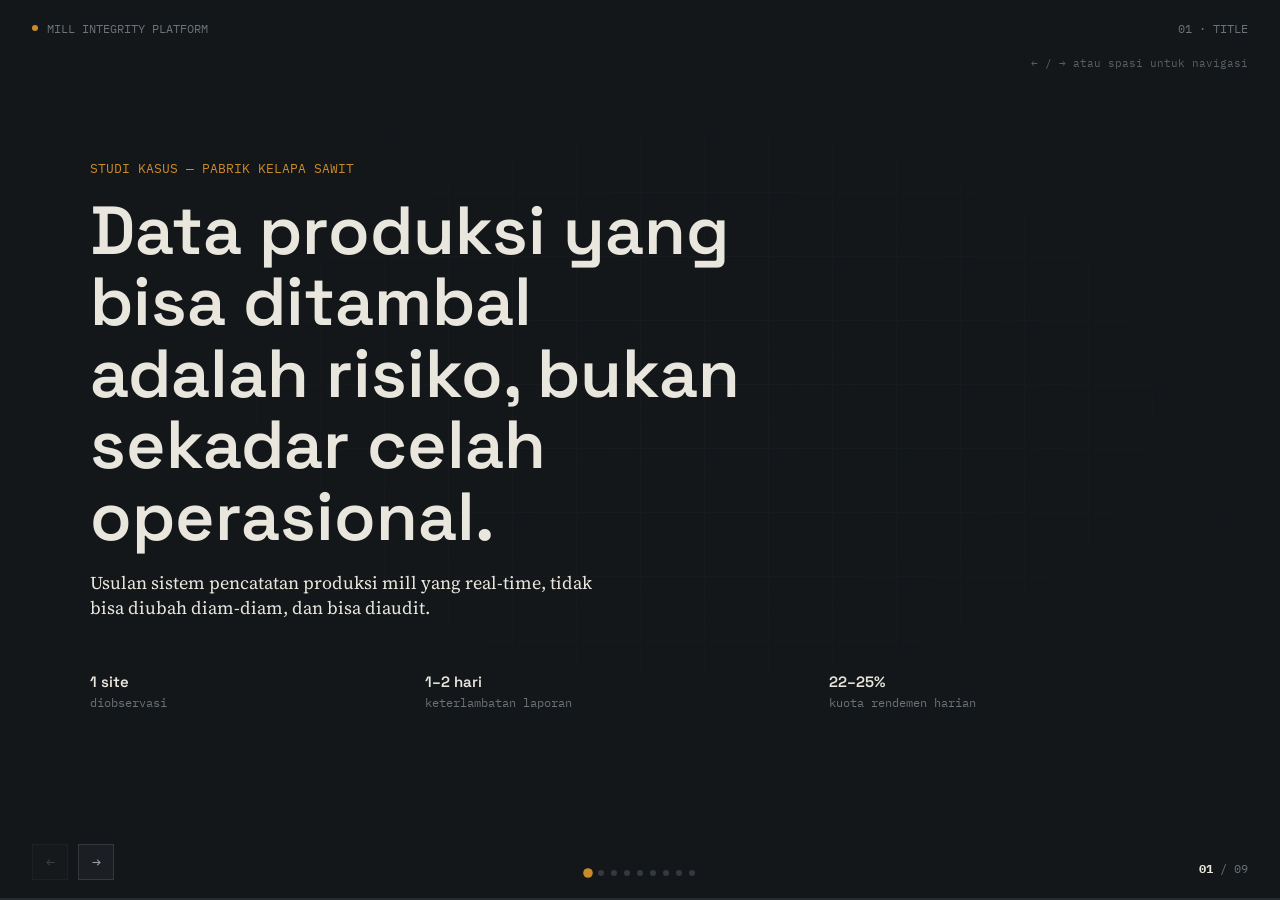
<file: Sinarmas.html>
<!DOCTYPE html>
<html lang="id">
<head>
<meta charset="UTF-8">
<meta name="viewport" content="width=device-width, initial-scale=1.0">
<title>Mill Integrity Platform — Paparan</title>
<link rel="preconnect" href="https://fonts.googleapis.com">
<link rel="preconnect" href="https://fonts.gstatic.com" crossorigin>
<link href="https://fonts.googleapis.com/css2?family=Space+Grotesk:wght@400;500;600;700&family=IBM+Plex+Mono:wght@400;500;600&family=Source+Serif+4:opsz,wght@8..60,400;8..60,500;8..60,600&display=swap" rel="stylesheet">
<style>
:root{
  --bg:#14171A; --bg-panel:#1B1F24; --bg-panel-raised:#21262C;
  --line:#33393F; --line-soft:#262B30;
  --ink:#E9E6DD; --ink-dim:#9CA3AA; --ink-faint:#6B7278;
  --amber:#C98A2C; --amber-dim:#8A6224;
  --steel:#5E86A6; --alert:#B4573F; --good:#6E9B6F;
  --serif:"Source Serif 4", Georgia, serif;
  --sans:"Space Grotesk","Helvetica Neue",Arial,sans-serif;
  --mono:"IBM Plex Mono",monospace;
}
*{box-sizing:border-box;}
html,body{height:100%;}
body{
  margin:0; background:var(--bg); color:var(--ink);
  font-family:var(--serif); overflow:hidden; -webkit-font-smoothing:antialiased;
}
::selection{background:var(--amber); color:#14171A;}
h1,h2,h3,h4{font-family:var(--sans); font-weight:600; margin:0; color:var(--ink);}
p{color:var(--ink-dim); margin:0;}

/* ---------- deck scaffold ---------- */
.deck{position:relative; width:100vw; height:100vh;}
.slide{
  position:absolute; inset:0; display:flex; flex-direction:column; justify-content:center;
  padding:70px 90px 100px; opacity:0; pointer-events:none;
  transform:translateX(40px) scale(.98);
  transition:opacity .5s cubic-bezier(.22,.61,.36,1), transform .5s cubic-bezier(.22,.61,.36,1);
}
.slide.active{opacity:1; pointer-events:auto; transform:translateX(0) scale(1); z-index:2;}
.slide.prev{transform:translateX(-40px) scale(.98); opacity:0;}
@media(max-width:900px){ .slide{padding:40px 28px 90px;} }

.slide-inner{max-width:1180px; margin:0 auto; width:100%;}
.kicker{font-family:var(--mono); font-size:13px; color:var(--amber); margin:0 0 18px;}
.slide h2{font-size:clamp(26px,3.6vw,44px); max-width:16ch; line-height:1.15; margin-bottom:0;}
.lead{font-size:18px; color:var(--ink); max-width:58ch; margin-top:18px;}
.small{font-size:14.5px; max-width:60ch;}

/* ---------- background grid ---------- */
.bg-grid{
  position:fixed; inset:0; z-index:0; opacity:.28; pointer-events:none;
  background-image:linear-gradient(var(--line-soft) 1px, transparent 1px), linear-gradient(90deg, var(--line-soft) 1px, transparent 1px);
  background-size:64px 64px;
  mask-image:radial-gradient(ellipse 70% 60% at 55% 45%, black 5%, transparent 78%);
}

/* ---------- chrome: progress + controls ---------- */
.chrome{position:fixed; inset:0; z-index:10; pointer-events:none;}
.topbar{
  position:absolute; top:0; left:0; right:0; height:56px; display:flex; align-items:center;
  justify-content:space-between; padding:0 32px; font-family:var(--mono); font-size:12px; color:var(--ink-faint);
}
.brand{display:flex; align-items:center; gap:9px;}
.brand .dot{width:6px; height:6px; border-radius:50%; background:var(--amber);}
.progress-track{position:absolute; bottom:0; left:0; right:0; height:2px; background:var(--line-soft);}
.progress-fill{height:100%; background:var(--amber); transition:width .4s ease; width:0%;}
.slide-counter{position:absolute; bottom:24px; right:32px; font-family:var(--mono); font-size:12px; color:var(--ink-faint); pointer-events:auto;}
.slide-counter b{color:var(--ink);}
.arrows{position:absolute; bottom:20px; left:32px; display:flex; gap:10px; pointer-events:auto;}
.arrow-btn{
  width:36px; height:36px; border:1px solid var(--line); background:var(--bg-panel); color:var(--ink-dim);
  font-family:var(--mono); font-size:15px; cursor:pointer; display:flex; align-items:center; justify-content:center;
  transition:border-color .2s, color .2s;
}
.arrow-btn:hover{border-color:var(--amber); color:var(--ink);}
.arrow-btn:disabled{opacity:.3; cursor:default;}
.dots{position:absolute; bottom:24px; left:50%; transform:translateX(-50%); display:flex; gap:7px; pointer-events:auto;}
.dot-btn{width:6px; height:6px; border-radius:50%; background:var(--line); border:none; cursor:pointer; padding:0; transition:background .2s, transform .2s;}
.dot-btn.active{background:var(--amber); transform:scale(1.6);}
@media(max-width:760px){ .dots{display:none;} }
.hint{position:absolute; top:56px; right:32px; font-family:var(--mono); font-size:11px; color:var(--ink-faint); opacity:.8; pointer-events:none;}

/* ---------- SLIDE 1: title ---------- */
.title-slide h1{
  font-family:var(--sans); font-weight:600; font-size:clamp(38px,6vw,68px); line-height:1.05; max-width:15ch;
}
.title-meta{margin-top:52px; display:grid; grid-template-columns:repeat(3,auto); gap:44px;}
.title-meta div{font-family:var(--mono); font-size:12px; color:var(--ink-faint);}
.title-meta strong{display:block; font-family:var(--sans); font-size:15px; color:var(--ink); font-weight:600; margin-bottom:4px;}

/* ---------- flow diagram slide ---------- */
.flow{display:flex; gap:0; margin-top:44px; flex-wrap:nowrap; overflow-x:auto; padding-bottom:6px;}
.flow-node{
  flex:1; min-width:118px; background:var(--bg-panel); border:1px solid var(--line); padding:16px 14px; cursor:pointer;
  transition:border-color .25s, background .25s, transform .25s;
}
.flow-node:hover{transform:translateY(-3px);}
.flow-node.active{border-color:var(--amber); background:var(--bg-panel-raised); transform:translateY(-4px); box-shadow:0 10px 24px rgba(0,0,0,.35);}
.flow-node.risk{border-style:dashed; border-color:var(--alert);}
.flow-node .n{font-family:var(--mono); font-size:10.5px; color:var(--amber); display:block; margin-bottom:8px;}
.flow-node.risk .n{color:var(--alert);}
.flow-node .t{font-family:var(--sans); font-size:13px; font-weight:600;}
.flow-arrow{flex:0 0 22px; display:flex; align-items:center; justify-content:center; color:var(--ink-faint); font-family:var(--mono);}
.flow-detail{
  margin-top:26px; padding:22px 26px; background:var(--bg-panel); border-left:2px solid var(--amber);
  font-family:var(--sans); font-size:14.5px; color:var(--ink-dim); min-height:60px; opacity:1; transition:opacity .25s;
}

/* ---------- problem node-map slide ---------- */
.problem-map{display:grid; grid-template-columns:1.05fr 1fr; gap:56px; margin-top:40px; align-items:start; position:relative;}
@media(max-width:900px){.problem-map{grid-template-columns:1fr;}}
.pnode{cursor:pointer;}
.pnode circle{transition:r .25s, fill .25s;}
.pnode.active circle:not(.pulse):not(.glow-arc){r:11;}
.pnode text{font-family:var(--mono); font-size:11px; fill:var(--ink-dim); pointer-events:none; transition:fill .25s;}
.pnode.active text{fill:var(--ink);}

/* connecting lines: default static, "lit" ones animate like a data-connection beam */
.pline{stroke:var(--line); stroke-width:1; fill:none;}
.pline.lit{
  stroke:var(--amber); stroke-width:1.4;
  stroke-dasharray:5 7;
  animation:dashFlow 1s linear infinite;
}
@keyframes dashFlow{ to{ stroke-dashoffset:-24; } }

/* rotating glow ring around the active node — a looping "scanning" arc */
.glow-ring{ opacity:0; transform-origin:0 0; }
.pnode.active .glow-ring{ opacity:1; animation:glowSpin 2.6s linear infinite; }
.glow-arc{
  fill:none; stroke:var(--amber); stroke-width:2; stroke-linecap:round;
  stroke-dasharray:14 58; filter:drop-shadow(0 0 4px rgba(201,138,44,.85));
}
@keyframes glowSpin{ from{ transform:rotate(0deg); } to{ transform:rotate(360deg); } }

/* soft pulse ring underneath, still used for a secondary breathing glow */
@keyframes nodePulse{0%{opacity:.5; r:12;} 100%{opacity:0; r:20;}}
.pnode.active .pulse{animation:nodePulse 1.8s ease-out infinite;}

/* leader line pointing from the active node toward the description panel */
.leader-line{
  position:absolute; height:2px; left:0; top:0; width:0; z-index:1; pointer-events:none;
  opacity:0; transition:opacity .2s;
  background:repeating-linear-gradient(90deg, var(--amber) 0 8px, transparent 8px 16px);
  background-size:200% 100%;
  animation:leaderFlow .7s linear infinite;
  filter:drop-shadow(0 0 3px rgba(201,138,44,.7));
}
.leader-line.on{opacity:1;}
.leader-line:after{
  content:""; position:absolute; right:-1px; top:50%; transform:translateY(-50%);
  width:0; height:0; border-top:5px solid transparent; border-bottom:5px solid transparent; border-left:7px solid var(--amber);
}
@keyframes leaderFlow{ from{ background-position:0 0; } to{ background-position:-32px 0; } }

.problem-detail{background:var(--bg-panel); border:1px solid var(--line); padding:28px; min-height:250px; transition:opacity .2s, border-color .3s; position:relative;}
.problem-detail.pulse-in{border-color:var(--amber);}
.problem-detail .tag{font-family:var(--mono); font-size:11.5px; color:var(--amber); margin-bottom:12px;}
.problem-detail h3{font-size:20px; margin-bottom:12px;}
.problem-detail p{max-width:none; font-size:14.5px;}
.problem-detail .stat{font-family:var(--sans); font-size:28px; color:var(--amber); font-weight:600; margin:16px 0 4px;}
.problem-detail .stat-label{font-family:var(--mono); font-size:11px; color:var(--ink-faint);}

/* ---------- rumusan slide ---------- */
.rumusan-list{margin-top:40px; display:flex; flex-direction:column; gap:0;}
.rumusan-item{display:grid; grid-template-columns:60px 1fr; gap:24px; padding:20px 0; border-top:1px solid var(--line-soft); cursor:pointer;}
.rumusan-item:last-child{border-bottom:1px solid var(--line-soft);}
.rumusan-item .q{font-family:var(--mono); font-size:12.5px; color:var(--ink-faint); padding-top:3px; transition:color .2s;}
.rumusan-item h3{font-family:var(--serif); font-weight:500; font-size:18px; color:var(--ink); margin-bottom:6px; line-height:1.4;}
.rumusan-item p{font-size:14px; max-height:0; overflow:hidden; opacity:0; transition:max-height .35s ease, opacity .35s ease;}
.rumusan-item.open p{max-height:120px; opacity:1; margin-top:6px;}
.rumusan-item.open .q{color:var(--amber);}

/* ---------- modules slide ---------- */
.modules{margin-top:36px; display:flex; flex-direction:column; gap:1px; background:var(--line-soft); max-height:56vh; overflow-y:auto;}
.module{background:var(--bg);}
.module-head{display:grid; grid-template-columns:70px 1fr 22px; align-items:center; gap:20px; padding:20px 4px; cursor:pointer;}
.module-head .mnum{font-family:var(--mono); font-size:12px; color:var(--amber);}
.module-head h3{font-family:var(--sans); font-size:17px; font-weight:600;}
.module-head .chev{font-family:var(--mono); color:var(--ink-faint); transition:transform .25s;}
.module.open .chev{transform:rotate(45deg);}
.module-body{max-height:0; overflow:hidden; transition:max-height .35s ease;}
.module.open .module-body{max-height:400px;}
.module-body-inner{padding:0 4px 22px 90px; display:grid; grid-template-columns:1fr 1fr; gap:28px;}
@media(max-width:900px){.module-body-inner{grid-template-columns:1fr; padding-left:4px;}}
.module-body-inner h4{font-family:var(--mono); font-size:11px; color:var(--ink-faint); margin:0 0 10px;}
.module-body-inner ul{margin:0; padding:0; list-style:none;}
.module-body-inner li{font-size:13.5px; color:var(--ink-dim); padding:7px 0 7px 16px; position:relative; border-top:1px solid var(--line-soft);}
.module-body-inner li:first-child{border-top:none;}
.module-body-inner li:before{content:"—"; position:absolute; left:0; color:var(--ink-faint);}

/* ---------- roadmap slide ---------- */
.rsteps{display:grid; grid-template-columns:repeat(4,1fr); gap:22px; margin-top:50px; position:relative;}
.rline{position:absolute; top:11px; left:0; right:0; height:1px; background:var(--line);}
.rstep{padding-top:32px; position:relative; cursor:pointer;}
.rstep .dot{position:absolute; top:5px; left:0; width:13px; height:13px; border-radius:50%; background:var(--bg); border:2px solid var(--amber-dim); transition:all .3s;}
.rstep.active .dot{border-color:var(--amber); background:var(--amber); box-shadow:0 0 0 5px rgba(201,138,44,.18);}
.rstep .phase{font-family:var(--mono); font-size:11px; color:var(--ink-faint); margin-bottom:6px;}
.rstep h4{font-size:15.5px; margin-bottom:8px;}
.rstep p{font-size:13.5px;}
@media(max-width:900px){.rsteps{grid-template-columns:1fr;} .rline{display:none;}}

/* ---------- risk grid slide ---------- */
.risk-grid{margin-top:40px; display:grid; grid-template-columns:repeat(3,1fr); gap:1px; background:var(--line-soft);}
.risk-card{background:var(--bg); padding:22px; cursor:default; transition:background .2s;}
.risk-card:hover{background:var(--bg-panel);}
.risk-card .tag{font-family:var(--mono); font-size:11px; color:var(--alert); margin-bottom:10px;}
.risk-card p{font-size:13.5px;}
@media(max-width:900px){.risk-grid{grid-template-columns:1fr;}}

/* ---------- closing slide ---------- */
.closing h2{max-width:20ch;}
.closing .foot-meta{margin-top:60px; font-family:var(--mono); font-size:12px; color:var(--ink-faint); display:flex; gap:28px; flex-wrap:wrap;}

@media(prefers-reduced-motion: reduce){ *{animation:none !important; transition:none !important;} }
</style>
</head>
<body>

<div class="bg-grid"></div>
<div class="deck" id="deck">

  <!-- SLIDE 1 -->
  <div class="slide title-slide active" data-slide="0">
    <div class="slide-inner">
      <div class="kicker">STUDI KASUS — PABRIK KELAPA SAWIT</div>
      <h1>Data produksi yang bisa ditambal adalah risiko, bukan sekadar celah operasional.</h1>
      <p class="lead">Usulan sistem pencatatan produksi mill yang real-time, tidak bisa diubah diam-diam, dan bisa diaudit.</p>
      <div class="title-meta">
        <div><strong>1 site</strong>diobservasi</div>
        <div><strong>1–2 hari</strong>keterlambatan laporan</div>
        <div><strong>22–25%</strong>kuota rendemen harian</div>
      </div>
    </div>
  </div>

  <!-- SLIDE 2: latar belakang intro -->
  <div class="slide" data-slide="1">
    <div class="slide-inner">
      <div class="kicker">01 — LATAR BELAKANG MASALAH</div>
      <h2>Satu jalur produksi, dua metode ukur, dan laporan yang datang terlambat.</h2>
      <p class="lead">Alur produksi crude oil di site berjalan lewat delapan titik pencatatan manual. Setiap titik berpotensi menjadi tempat data melenceng dari kondisi sebenarnya — dan sejauh ini tidak ada satu pun yang tercatat otomatis.</p>
    </div>
  </div>

  <!-- SLIDE 3: flow diagram -->
  <div class="slide" data-slide="2">
    <div class="slide-inner">
      <div class="kicker">01 — MEKANISME SITE</div>
      <h2 style="font-size:26px;">Delapan titik proses, tiga di antaranya rawan.</h2>
      <div class="flow" id="flowDiagram">
        <div class="flow-node" data-detail="Truk pemasok — kebun sendiri maupun kebun masyarakat — masuk ke area site membawa raw material (TBS)."><span class="n">01</span><span class="t">Truk masuk</span></div>
        <div class="flow-arrow">→</div>
        <div class="flow-node" data-detail="Truk beserta muatan ditimbang di jembatan timbang — angka bruto pertama, sepenuhnya bergantung pada input manual operator."><span class="n">02</span><span class="t">Timbang bruto</span></div>
        <div class="flow-arrow">→</div>
        <div class="flow-node" data-detail="Raw material dibongkar dari truk ke area pengolahan."><span class="n">03</span><span class="t">Bongkar muatan</span></div>
        <div class="flow-arrow">→</div>
        <div class="flow-node risk" data-detail="Titik rawan #1 — Truk kosong ditimbang ulang untuk berat net. Selisih bruto–tara inilah dasar kuota harian, dan hanya tercatat di kertas."><span class="n">04·rawan</span><span class="t">Timbang tara→net</span></div>
        <div class="flow-arrow">→</div>
        <div class="flow-node" data-detail="Raw material diproses di penggilingan menjadi crude oil. Ekspektasi hasil 22–25% dari berat raw material."><span class="n">05</span><span class="t">Diolah</span></div>
        <div class="flow-arrow">→</div>
        <div class="flow-node risk" data-detail="Titik rawan #2 — Crude oil dimuat ke kapal tongkang, tinggi minyak diukur manual. Metode ukur pertama dari dua metode berbeda."><span class="n">06·rawan</span><span class="t">Muat tongkang</span></div>
        <div class="flow-arrow">→</div>
        <div class="flow-node risk" data-detail="Titik rawan #3 — Saat bongkar, crude oil diukur ulang lewat selang, metode berbeda dari saat muat — selisih/susut sulit dilacak."><span class="n">07·rawan</span><span class="t">Bongkar & ukur</span></div>
        <div class="flow-arrow">→</div>
        <div class="flow-node" data-detail="Checksheet hasil pengolahan baru dilaporkan 1–2 hari setelah crude oil selesai diolah."><span class="n">08</span><span class="t">Checksheet lapor</span></div>
      </div>
      <div class="flow-detail" id="flowDetail">Klik salah satu titik untuk melihat detail proses dan risikonya.</div>
    </div>
  </div>

  <!-- SLIDE 4: identifikasi masalah node map -->
  <div class="slide" data-slide="3">
    <div class="slide-inner">
      <div class="kicker">02 — IDENTIFIKASI MASALAH</div>
      <h2 style="font-size:26px;">Empat celah yang saling terhubung.</h2>
      <div class="problem-map">
        <svg viewBox="0 0 480 400" width="100%" id="pmapSvg">
          <path class="pline" id="ln1" d="M120,80 L300,55"></path>
          <path class="pline" id="ln2" d="M120,80 L300,170"></path>
          <path class="pline" id="ln3" d="M120,80 L120,250"></path>
          <path class="pline" id="ln4" d="M120,250 L300,290"></path>
          <path class="pline" id="ln5" d="M300,55 L300,170"></path>

          <g class="pnode active" data-id="p1" transform="translate(120,80)">
            <circle class="pulse" r="16" fill="none" stroke="#C98A2C" stroke-width="1"></circle>
            <g class="glow-ring"><circle class="glow-arc" r="15" cx="0" cy="0"></circle></g>
            <circle r="9" fill="#C98A2C"></circle>
            <text x="16" y="-8">01</text><text x="16" y="8">Kuota rendemen kaku</text>
          </g>
          <g class="pnode" data-id="p2" transform="translate(300,55)">
            <circle class="pulse" r="16" fill="none" stroke="#C98A2C" stroke-width="1" style="opacity:0"></circle>
            <g class="glow-ring"><circle class="glow-arc" r="15" cx="0" cy="0"></circle></g>
            <circle r="9" fill="#33393F"></circle>
            <text x="16" y="-8">02</text><text x="16" y="8">Angka bisa "ditambal"</text>
          </g>
          <g class="pnode" data-id="p3" transform="translate(300,170)">
            <circle class="pulse" r="16" fill="none" stroke="#C98A2C" stroke-width="1" style="opacity:0"></circle>
            <g class="glow-ring"><circle class="glow-arc" r="15" cx="0" cy="0"></circle></g>
            <circle r="9" fill="#33393F"></circle>
            <text x="16" y="-8">03</text><text x="16" y="8">Laporan telat 1–2 hari</text>
          </g>
          <g class="pnode" data-id="p4" transform="translate(120,250)">
            <circle class="pulse" r="16" fill="none" stroke="#C98A2C" stroke-width="1" style="opacity:0"></circle>
            <g class="glow-ring"><circle class="glow-arc" r="15" cx="0" cy="0"></circle></g>
            <circle r="9" fill="#33393F"></circle>
            <text x="16" y="-8">04</text><text x="16" y="8">Dua metode ukur berbeda</text>
          </g>
          <g class="pnode" data-id="p5" transform="translate(300,290)">
            <circle class="pulse" r="16" fill="none" stroke="#C98A2C" stroke-width="1" style="opacity:0"></circle>
            <g class="glow-ring"><circle class="glow-arc" r="15" cx="0" cy="0"></circle></g>
            <circle r="9" fill="#33393F"></circle>
            <text x="16" y="-8">05</text><text x="16" y="8">Antrean & shift 2 tak terbatas</text>
          </g>
        </svg>
        <div class="leader-line" id="leaderLine"></div>
        <div class="problem-detail" id="problemDetail">
          <div class="tag">SIMPUL 01</div>
          <h3>Kuota rendemen menekan personel site</h3>
          <p>Kuota 22–25% CPO dari raw material diberlakukan sebagai target harian yang kaku. Saat hasil aktual di bawah itu, tekanan bergeser ke personel site untuk "menyesuaikan" angka.</p>
          <div class="stat">1% = 10 ton</div>
          <div class="stat-label">SELISIH 1% RENDEMEN DARI 1.000 TON RAW MATERIAL/HARI</div>
        </div>
      </div>
    </div>
  </div>

  <!-- SLIDE 5: rumusan masalah -->
  <div class="slide" data-slide="4">
    <div class="slide-inner">
      <div class="kicker">03 — RUMUSAN MASALAH</div>
      <h2 style="font-size:26px;">Tiga pertanyaan yang menentukan bentuk solusi.</h2>
      <div class="rumusan-list" id="rumusanList">
        <div class="rumusan-item open" data-r="1">
          <div class="q">RM—01</div>
          <div>
            <h3>Bagaimana HQ melihat angka produksi yang sama dengan kondisi di site, tanpa jeda 1–2 hari?</h3>
            <p>Selama laporan masih checksheet manual yang direkap belakangan, HQ selalu bereaksi terhadap kejadian yang sudah lewat.</p>
          </div>
        </div>
        <div class="rumusan-item" data-r="2">
          <div class="q">RM—02</div>
          <div>
            <h3>Bagaimana mencegah angka hasil timbang dan hasil olah diubah diam-diam, tanpa menghilangkan koreksi yang sah?</h3>
            <p>Sistem perlu membedakan koreksi sah dari penambalan data yang menutupi kekurangan output.</p>
          </div>
        </div>
        <div class="rumusan-item" data-r="3">
          <div class="q">RM—03</div>
          <div>
            <h3>Bagaimana kuota harian tetap jadi alat kendali mutu, bukan alasan menambal data?</h3>
            <p>Selama target dibaca sebagai pass/fail harian, penyimpangan wajar tidak punya tempat untuk dilaporkan jujur.</p>
          </div>
        </div>
      </div>
    </div>
  </div>

  <!-- SLIDE 6: solusi modules -->
  <div class="slide" data-slide="5">
    <div class="slide-inner">
      <div class="kicker">04 — SOLUSI YANG DITAWARKAN</div>
      <h2 style="font-size:26px;">Satu platform, tiga lapis kendali.</h2>
      <div class="modules" id="modules">
        <div class="module open">
          <div class="module-head"><span class="mnum">MOD 01</span><h3>Live Dashboard & Reporting untuk HQ</h3><span class="chev">+</span></div>
          <div class="module-body"><div class="module-body-inner">
            <div><h4>CAKUPAN</h4><ul>
              <li>TBS masuk, ton diolah, CPO dihasilkan per shift/hari</li>
              <li>OER real-time, level tangki, status muat tongkang</li>
              <li>Mode offline dengan sinkronisasi saat koneksi pulih</li>
            </ul></div>
            <div><h4>MANFAAT</h4><ul>
              <li>HQ melihat kondisi hari yang sama, bukan 1–2 hari kemudian</li>
              <li>Laporan otomatis — checksheet manual bukan lagi sumber utama</li>
            </ul></div>
          </div></div>
        </div>
        <div class="module">
          <div class="module-head"><span class="mnum">MOD 02</span><h3>Anti-Tambal Angka Timbangan</h3><span class="chev">+</span></div>
          <div class="module-body"><div class="module-body-inner">
            <div><h4>CAKUPAN</h4><ul>
              <li>Berat otomatis dari indikator timbangan dengan cap waktu</li>
              <li>Log append-only, koreksi jadi entri baru dengan persetujuan</li>
              <li>Kamera ANPR, RFID/QR per truk</li>
            </ul></div>
            <div><h4>MANFAAT</h4><ul>
              <li>Ledger stok CPO — selisih tercatat terbuka</li>
              <li>Penambalan angka antar hari tidak lagi mungkin diam-diam</li>
            </ul></div>
          </div></div>
        </div>
        <div class="module">
          <div class="module-head"><span class="mnum">MOD 03</span><h3>Mass-Balance & Sensor Tangki-Tongkang</h3><span class="chev">+</span></div>
          <div class="module-body"><div class="module-body-inner">
            <div><h4>CAKUPAN</h4><ul>
              <li>Mass-balance harian TBS vs CPO/kernel/by-product</li>
              <li>Sensor level tangki & flowmeter muat-bongkar (fase 2)</li>
            </ul></div>
            <div><h4>MANFAAT</h4><ul>
              <li>Hari janggal otomatis ditandai</li>
              <li>Transit loss terhitung otomatis, bukan estimasi</li>
            </ul></div>
          </div></div>
        </div>
        <div class="module">
          <div class="module-head"><span class="mnum">MOD 04</span><h3>Traceability, Booking Slot & Monitoring Shift</h3><span class="chev">+</span></div>
          <div class="module-body"><div class="module-body-inner">
            <div><h4>CAKUPAN</h4><ul>
              <li>Grading TBS digital per truk & sumber (termasuk kebun masyarakat)</li>
              <li>Booking slot antar 08.00–17.00, monitoring downtime mesin</li>
            </ul></div>
            <div><h4>MANFAAT</h4><ul>
              <li>Dasar kepatuhan EUDR, antrean truk berkurang</li>
              <li>Lembur shift 2 direncanakan, bukan reaktif</li>
            </ul></div>
          </div></div>
        </div>
      </div>
    </div>
  </div>

  <!-- SLIDE 7: roadmap -->
  <div class="slide" data-slide="6">
    <div class="slide-inner">
      <div class="kicker">05 — USULAN TAHAPAN</div>
      <h2 style="font-size:26px;">Empat fase, dimulai dari pilot 90 hari.</h2>
      <div class="rsteps" id="rsteps">
        <div class="rline"></div>
        <div class="rstep active" data-r="0"><div class="dot"></div><div class="phase">FASE 0</div><h4>Discovery</h4><p>Audit sistem eksisting — ERP, SCADA, software timbangan.</p></div>
        <div class="rstep" data-r="1"><div class="dot"></div><div class="phase">FASE 1 · 90 HARI</div><h4>Pilot 1 Site</h4><p>Integrasi timbangan, dashboard live, dan alert.</p></div>
        <div class="rstep" data-r="2"><div class="dot"></div><div class="phase">FASE 2</div><h4>Sensor Tangki & Tongkang</h4><p>Sensor level dan flowmeter menutup celah ukur manual.</p></div>
        <div class="rstep" data-r="3"><div class="dot"></div><div class="phase">FASE 3</div><h4>Rollout Multi-Site</h4><p>Traceability EUDR penuh dan analitik prediktif.</p></div>
      </div>
    </div>
  </div>

  <!-- SLIDE 8: risiko -->
  <div class="slide" data-slide="7">
    <div class="slide-inner">
      <div class="kicker">06 — HAL YANG PERLU DIPERHATIKAN</div>
      <h2 style="font-size:26px;">Empat hal yang menentukan diterima atau ditolaknya pitch ini.</h2>
      <div class="risk-grid">
        <div class="risk-card"><div class="tag">FRAMING</div><p>Bingkai sebagai "gap visibilitas data dan risiko audit" — bukan tuduhan ke personel tertentu.</p></div>
        <div class="risk-card"><div class="tag">VALIDASI</div><p>Temuan dari satu narasumber, satu site. Perlu sumber pembanding sebelum diklaim sistemik.</p></div>
        <div class="risk-card"><div class="tag">SISTEM EKSISTING</div><p>Grup sebesar ini mungkin sudah punya ERP/SCADA — discovery perlu memastikan tidak tumpang tindih.</p></div>
        <div class="risk-card"><div class="tag">RESISTENSI INTERNAL</div><p>Personel yang biasa menyesuaikan angka kemungkinan menolak — perlu sponsor level atas.</p></div>
        <div class="risk-card"><div class="tag">INFRASTRUKTUR</div><p>Sinyal di site sering tidak stabil — arsitektur perlu mode offline dengan sinkronisasi.</p></div>
        <div class="risk-card"><div class="tag">HOSTING & AUDIT</div><p>Kemungkinan dibutuhkan hosting on-premise/private cloud plus audit keamanan.</p></div>
      </div>
    </div>
  </div>

  <!-- SLIDE 9: closing -->
  <div class="slide closing" data-slide="8">
    <div class="slide-inner">
      <div class="kicker">PENUTUP</div>
      <h2>Diusulkan sebagai pilot 90 hari di satu site, sebelum diperluas ke seluruh grup.</h2>
      <p class="lead">Kuota tetap sama — yang berubah adalah kejujuran datanya.</p>
      <div class="foot-meta">
        <span>MILL INTEGRITY PLATFORM</span>
        <span>MATERI INTERNAL — UNTUK KEPERLUAN PAPARAN</span>
      </div>
    </div>
  </div>

</div>

<div class="chrome">
  <div class="topbar">
    <div class="brand"><span class="dot"></span>MILL INTEGRITY PLATFORM</div>
    <div id="slideLabel">01 · TITLE</div>
  </div>
  <div class="hint">← / → atau spasi untuk navigasi</div>
  <div class="progress-track"><div class="progress-fill" id="progressFill"></div></div>
  <div class="arrows">
    <button class="arrow-btn" id="prevBtn" aria-label="Sebelumnya">←</button>
    <button class="arrow-btn" id="nextBtn" aria-label="Berikutnya">→</button>
  </div>
  <div class="dots" id="dots"></div>
  <div class="slide-counter"><b id="curNum">01</b> / <span id="totalNum">09</span></div>
</div>

<script>
const slides = Array.from(document.querySelectorAll('.slide'));
const total = slides.length;
let current = 0;

const labels = ['TITLE','LATAR BELAKANG','MEKANISME SITE','IDENTIFIKASI MASALAH','RUMUSAN MASALAH','SOLUSI','ROADMAP','RISIKO','PENUTUP'];

const dotsWrap = document.getElementById('dots');
slides.forEach((s,i)=>{
  const b = document.createElement('button');
  b.className = 'dot-btn' + (i===0 ? ' active' : '');
  b.addEventListener('click', ()=>goTo(i));
  dotsWrap.appendChild(b);
});
const dotEls = Array.from(dotsWrap.children);

document.getElementById('totalNum').textContent = String(total).padStart(2,'0');

function render(){
  slides.forEach((s,i)=>{
    s.classList.remove('active','prev');
    if(i === current) s.classList.add('active');
    else if(i < current) s.classList.add('prev');
  });
  dotEls.forEach((d,i)=>d.classList.toggle('active', i===current));
  document.getElementById('progressFill').style.width = ((current)/(total-1))*100 + '%';
  document.getElementById('curNum').textContent = String(current+1).padStart(2,'0');
  document.getElementById('slideLabel').textContent = String(current+1).padStart(2,'0') + ' · ' + labels[current];
  document.getElementById('prevBtn').disabled = current === 0;
  document.getElementById('nextBtn').disabled = current === total-1;
}
function goTo(i){
  if(i < 0 || i >= total) return;
  current = i;
  render();
  if(labels[current] === 'IDENTIFIKASI MASALAH'){
    setTimeout(()=>{
      const activeNode = document.querySelector('.pnode.active');
      if(activeNode && typeof positionLeaderLine === 'function') positionLeaderLine(activeNode);
    }, 260);
  }
}
document.getElementById('nextBtn').addEventListener('click', ()=>goTo(current+1));
document.getElementById('prevBtn').addEventListener('click', ()=>goTo(current-1));

window.addEventListener('keydown', (e)=>{
  if(['ArrowRight','PageDown',' '].includes(e.key)){ e.preventDefault(); goTo(current+1); }
  if(['ArrowLeft','PageUp'].includes(e.key)){ e.preventDefault(); goTo(current-1); }
  if(e.key === 'Home') goTo(0);
  if(e.key === 'End') goTo(total-1);
});
// swipe support
let touchX = null;
document.addEventListener('touchstart', e=>{ touchX = e.touches[0].clientX; });
document.addEventListener('touchend', e=>{
  if(touchX === null) return;
  const dx = e.changedTouches[0].clientX - touchX;
  if(dx < -50) goTo(current+1);
  if(dx > 50) goTo(current-1);
  touchX = null;
});

render();

/* ---- interactive node/panel logic (independent of slide nav) ---- */

// Flow diagram
const flowNodes = document.querySelectorAll('.flow-node');
const flowDetail = document.getElementById('flowDetail');
flowNodes.forEach(node=>{
  node.addEventListener('click', (e)=>{
    e.stopPropagation();
    flowNodes.forEach(n=>n.classList.remove('active'));
    node.classList.add('active');
    flowDetail.style.opacity = 0;
    setTimeout(()=>{ flowDetail.textContent = node.dataset.detail; flowDetail.style.opacity = 1; }, 120);
  });
});

// Problem node map with connecting-line light-up animation
const problemData = {
  p1: {tag:'SIMPUL 01', title:'Kuota rendemen menekan personel site',
    text:'Kuota 22–25% CPO dari raw material diberlakukan sebagai target harian yang kaku. Saat hasil aktual di bawah itu, tekanan bergeser ke personel site untuk "menyesuaikan" angka.',
    stat:'1% = 10 ton', statLabel:'SELISIH 1% RENDEMEN DARI 1.000 TON RAW MATERIAL/HARI', lines:[]},
  p2: {tag:'SIMPUL 02', title:'Angka bisa "ditambal" antar hari',
    text:'Kekurangan output pada satu hari ditutup memakai surplus dari hasil olah hari sebelumnya. Manajemen tidak pernah melihat rendemen (OER) yang sesungguhnya.',
    stat:'0 kali', statLabel:'KOREKSI REAL-TIME YANG TERCATAT SAAT INI', lines:['ln1']},
  p3: {tag:'SIMPUL 03', title:'Laporan datang 1–2 hari setelah produksi',
    text:'Checksheet baru masuk 1–2 hari setelah crude oil selesai diolah. Tidak ada koreksi real-time ketika rendemen turun.',
    stat:'1–2 hari', statLabel:'JEDA ANTARA PRODUKSI DAN LAPORAN SAMPAI KE HQ', lines:['ln2','ln5']},
  p4: {tag:'SIMPUL 04', title:'Dua metode ukur untuk satu muatan',
    text:'Tinggi minyak diukur manual di tongkang saat muat, lalu diukur ulang lewat selang saat bongkar — metode berbeda membuat selisih sulit dilacak.',
    stat:'2 metode', statLabel:'CARA UKUR YANG BERBEDA UNTUK MUATAN YANG SAMA', lines:['ln3']},
  p5: {tag:'SIMPUL 05', title:'Antrean dan shift 2 belum terukur',
    text:'Raw material eksternal dibatasi 08.00–17.00, tapi shift 2 berjalan tanpa batas waktu sampai semua raw material selesai diolah. Data waktu tunggu & lembur belum tersedia.',
    stat:'Belum ada data', statLabel:'WAKTU TUNGGU TRUK & DURASI LEMBUR SHIFT 2', lines:['ln4']}
};
const pnodes = document.querySelectorAll('.pnode');
const problemDetail = document.getElementById('problemDetail');
const problemMap = document.querySelector('.problem-map');
const pmapSvg = document.getElementById('pmapSvg');
const leaderLine = document.getElementById('leaderLine');
const plines = document.querySelectorAll('.pline');

function positionLeaderLine(activeNode){
  // node position within the SVG's own coordinate system -> convert to on-screen px
  const svgRect = pmapSvg.getBoundingClientRect();
  const mapRect = problemMap.getBoundingClientRect();
  const panelRect = problemDetail.getBoundingClientRect();
  const vb = pmapSvg.viewBox.baseVal;
  const scaleX = svgRect.width / vb.width;
  const scaleY = svgRect.height / vb.height;
  const m = activeNode.transform.baseVal.consolidate().matrix;
  const nodeX = svgRect.left - mapRect.left + m.e * scaleX;
  const nodeY = svgRect.top - mapRect.top + m.f * scaleY;

  const startX = nodeX + 20; // clear the node's label text
  const endX = panelRect.left - mapRect.left;
  const width = Math.max(endX - startX, 0);

  leaderLine.style.left = startX + 'px';
  leaderLine.style.top = nodeY + 'px';
  leaderLine.style.width = width + 'px';
  leaderLine.classList.add('on');
}

pnodes.forEach(node=>{
  node.addEventListener('click', (e)=>{
    e.stopPropagation();
    pnodes.forEach(n=>{
      n.classList.remove('active');
      n.querySelector('circle:not(.pulse):not(.glow-arc)').setAttribute('fill', '#33393F');
      n.querySelector('.pulse').style.opacity = 0;
    });
    node.classList.add('active');
    node.querySelector('circle:not(.pulse):not(.glow-arc)').setAttribute('fill', '#C98A2C');
    node.querySelector('.pulse').style.opacity = 1;
    plines.forEach(l=>l.classList.remove('lit'));
    const d = problemData[node.dataset.id];
    d.lines.forEach(id=>document.getElementById(id).classList.add('lit'));
    problemDetail.style.opacity = 0;
    problemDetail.classList.remove('pulse-in');
    setTimeout(()=>{
      problemDetail.innerHTML = `<div class="tag">${d.tag}</div><h3>${d.title}</h3><p>${d.text}</p><div class="stat">${d.stat}</div><div class="stat-label">${d.statLabel}</div>`;
      problemDetail.style.opacity = 1;
      problemDetail.classList.add('pulse-in');
      positionLeaderLine(node);
    }, 120);
  });
});
window.addEventListener('resize', ()=>{
  const activeNode = document.querySelector('.pnode.active');
  if(activeNode) positionLeaderLine(activeNode);
});
// initial position for the default-active node once layout has settled
window.addEventListener('load', ()=>{
  const activeNode = document.querySelector('.pnode.active');
  if(activeNode) positionLeaderLine(activeNode);
});

// Rumusan accordion
document.querySelectorAll('.rumusan-item').forEach(item=>{
  item.addEventListener('click', (e)=>{
    e.stopPropagation();
    const wasOpen = item.classList.contains('open');
    document.querySelectorAll('.rumusan-item').forEach(i=>i.classList.remove('open'));
    if(!wasOpen) item.classList.add('open');
  });
});

// Module accordion
document.querySelectorAll('.module-head').forEach(head=>{
  head.addEventListener('click', (e)=>{
    e.stopPropagation();
    const mod = head.parentElement;
    const wasOpen = mod.classList.contains('open');
    document.querySelectorAll('.module').forEach(m=>m.classList.remove('open'));
    if(!wasOpen) mod.classList.add('open');
  });
});

// Roadmap step click
document.querySelectorAll('.rstep').forEach(step=>{
  step.addEventListener('click', (e)=>{
    e.stopPropagation();
    document.querySelectorAll('.rstep').forEach(s=>s.classList.remove('active'));
    step.classList.add('active');
  });
});
</script>
</body>
</html>
</file>
<file: style.css>
:root{
  --bg:#14171A; --bg-panel:#1B1F24; --bg-panel-raised:#21262C;
  --line:#33393F; --line-soft:#262B30;
  --ink:#E9E6DD; --ink-dim:#9CA3AA; --ink-faint:#6B7278;
  --amber:#C98A2C; --amber-dim:#8A6224;
  --steel:#5E86A6; --alert:#B4573F; --good:#6E9B6F;
  --serif:"Source Serif 4", Georgia, serif;
  --sans:"Space Grotesk","Helvetica Neue",Arial,sans-serif;
  --mono:"IBM Plex Mono",monospace;
}
*{box-sizing:border-box;}
html,body{height:100%;}
body{
  margin:0; background:var(--bg); color:var(--ink);
  font-family:var(--serif); overflow:hidden; -webkit-font-smoothing:antialiased;
}
::selection{background:var(--amber); color:#14171A;}
h1,h2,h3,h4{font-family:var(--sans); font-weight:600; margin:0; color:var(--ink);}
p{color:var(--ink-dim); margin:0;}

/* ---------- deck scaffold ---------- */
.deck{position:relative; width:100vw; height:100vh;}
.slide{
  position:absolute; inset:0; display:flex; flex-direction:column; justify-content:center;
  padding:70px 90px 100px; opacity:0; pointer-events:none;
  transform:translateX(40px) scale(.98);
  transition:opacity .5s cubic-bezier(.22,.61,.36,1), transform .5s cubic-bezier(.22,.61,.36,1);
}
.slide.active{opacity:1; pointer-events:auto; transform:translateX(0) scale(1); z-index:2;}
.slide.prev{transform:translateX(-40px) scale(.98); opacity:0;}
@media(max-width:900px){ .slide{padding:40px 28px 90px;} }

.slide-inner{max-width:1180px; margin:0 auto; width:100%;}
.kicker{font-family:var(--mono); font-size:13px; color:var(--amber); margin:0 0 18px;}
.slide h2{font-size:clamp(26px,3.6vw,44px); max-width:16ch; line-height:1.15; margin-bottom:0;}
.lead{font-size:18px; color:var(--ink); max-width:58ch; margin-top:18px;}
.small{font-size:14.5px; max-width:60ch;}

/* ---------- background grid ---------- */
.bg-grid{
  position:fixed; inset:0; z-index:0; opacity:.28; pointer-events:none;
  background-image:linear-gradient(var(--line-soft) 1px, transparent 1px), linear-gradient(90deg, var(--line-soft) 1px, transparent 1px);
  background-size:64px 64px;
  mask-image:radial-gradient(ellipse 70% 60% at 55% 45%, black 5%, transparent 78%);
}

/* ---------- chrome: progress + controls ---------- */
.chrome{position:fixed; inset:0; z-index:10; pointer-events:none;}
.topbar{
  position:absolute; top:0; left:0; right:0; height:56px; display:flex; align-items:center;
  justify-content:space-between; padding:0 32px 0 108px; font-family:var(--mono); font-size:12px; color:var(--ink-faint);
}
.wm-logo{
  position:absolute; bottom:52px; right:32px; height:58px; width:auto;
  opacity:.5; pointer-events:none; user-select:none;
}
.brand{display:flex; align-items:center; gap:9px;}
@media(max-width:480px){ .brand, #slideLabel{display:none;} .wm-logo{height:42px; bottom:46px; right:18px;} }
.brand .dot{width:6px; height:6px; border-radius:50%; background:var(--amber);}
.progress-track{position:absolute; bottom:0; left:0; right:0; height:2px; background:var(--line-soft);}
.progress-fill{height:100%; background:var(--amber); transition:width .4s ease; width:0%;}
.slide-counter{position:absolute; top:0; left:32px; height:56px; display:flex; align-items:center; font-family:var(--mono); font-size:12px; color:var(--ink-faint); pointer-events:auto;}
.slide-counter b{color:var(--ink);}
.arrows{position:absolute; bottom:20px; left:32px; display:flex; gap:10px; pointer-events:auto;}
.arrow-btn{
  width:36px; height:36px; border:1px solid var(--line); background:var(--bg-panel); color:var(--ink-dim);
  font-family:var(--mono); font-size:15px; cursor:pointer; display:flex; align-items:center; justify-content:center;
  transition:border-color .2s, color .2s;
}
.arrow-btn:hover{border-color:var(--amber); color:var(--ink);}
.arrow-btn:disabled{opacity:.3; cursor:default;}
.dots{position:absolute; bottom:24px; left:50%; transform:translateX(-50%); display:flex; gap:7px; pointer-events:auto;}
.dot-btn{width:6px; height:6px; border-radius:50%; background:var(--line); border:none; cursor:pointer; padding:0; transition:background .2s, transform .2s;}
.dot-btn.active{background:var(--amber); transform:scale(1.6);}
@media(max-width:760px){ .dots{display:none;} }
.hint{position:absolute; top:56px; right:32px; font-family:var(--mono); font-size:11px; color:var(--ink-faint); opacity:.8; pointer-events:none;}
@media(max-width:760px){ .hint{display:none;} }

/* ---------- SLIDE 1: title ---------- */
.title-slide h1{
  font-family:var(--sans); font-weight:600; font-size:clamp(34px,min(6vw,8.2vh),68px); line-height:1.05; max-width:15ch;
}
.h1-impact{ font-weight:700; font-size:clamp(48px,min(8.5vw,11.5vh),96px); letter-spacing:-.01em; max-width:18ch !important; }
.h1-impact .h1-eq{ color:var(--ink-faint); font-weight:500; padding:0 .05em; }
.h1-impact .h1-hot{
  background:linear-gradient(100deg, var(--amber) 0%, var(--alert) 65%, var(--alert) 100%);
  -webkit-background-clip:text; background-clip:text; color:transparent;
  filter:drop-shadow(0 0 22px rgba(201,74,44,.35));
  position:relative; display:inline-block;
}
@keyframes h1HotPulse{0%,100%{filter:drop-shadow(0 0 18px rgba(201,74,44,.30));} 50%{filter:drop-shadow(0 0 30px rgba(201,74,44,.55));}}
.h1-impact .h1-hot{ animation:h1HotPulse 2.6s ease-in-out infinite; }
.title-meta{margin-top:52px; display:grid; grid-template-columns:repeat(3,auto); gap:44px;}
.title-meta div{font-family:var(--mono); font-size:12px; color:var(--ink-faint);}
.title-meta strong{display:block; font-family:var(--sans); font-size:15px; color:var(--ink); font-weight:600; margin-bottom:4px;}

/* ---------- flow diagram slide (illustrated pipeline) ---------- */
.flow-stage-wrap{margin-top:clamp(14px,3vh,32px);}
.flow-svg{width:100%; height:auto; overflow:visible;}
.flow-caption{
  margin-top:6px; text-align:center; font-family:var(--mono); font-size:11px; color:var(--ink-faint); letter-spacing:.02em;
}

/* base pipeline track + jalur terisi (panjangnya mengikuti posisi material, diatur script.js) */
.pipe-track{ stroke:var(--line); stroke-width:2; fill:none; }
.pipe-fill{ stroke:var(--amber); stroke-width:2; stroke-linecap:round; fill:none; opacity:0; }

/* sambungan pipa -> tiap station; menyala saat material sudah lewat */
.tap line{ stroke:var(--line); stroke-width:1.6; transition:stroke .3s; }
.tap circle{ fill:var(--bg); stroke:var(--line); stroke-width:1.6; transition:fill .3s, stroke .3s; }
.tap.lit line{ stroke:var(--amber-dim); }
.tap.lit circle{ fill:var(--amber); stroke:var(--amber); }
.tap.risk.lit line{ stroke:var(--alert); }
.tap.risk.lit circle{ fill:var(--alert); stroke:var(--alert); }

/* station icon group */
.station{ cursor:pointer; }
.station .plate{
  fill:var(--bg-panel); stroke:var(--line); stroke-width:1.4; transition:stroke .25s, fill .25s;
}
.station .icon{ stroke:var(--ink-dim); stroke-width:1.6; fill:none; stroke-linecap:round; stroke-linejoin:round; transition:stroke .25s; }
.station .num{ font-family:var(--mono); font-size:11px; fill:var(--ink-faint); transition:fill .25s; }
.station .label{ font-family:var(--sans); font-size:12.5px; font-weight:600; fill:var(--ink-dim); transition:fill .25s; }

.station.risk .plate{ stroke:var(--alert); stroke-dasharray:4 3; }
.station.risk .num{ fill:var(--alert); }

/* station yang sedang disinggahi material (bukan klik) */
.station.visit .plate{ stroke:var(--amber-dim); fill:var(--bg-panel-raised); }
.station.visit .icon{ stroke:var(--ink); }
.station.visit .num{ fill:var(--amber); }
.station.visit .label{ fill:var(--ink); }
.station.risk.visit .plate{ stroke:var(--alert); }
.station.risk.visit .icon{ stroke:var(--alert); }
.station.risk.visit .num{ fill:var(--alert); }

.station.active .plate{ stroke:var(--amber); stroke-width:2; fill:var(--bg-panel-raised); }
.station.active .icon{ stroke:var(--amber); }
.station.active .num{ fill:var(--amber); }
.station.active .label{ fill:var(--ink); }
.station.risk.active .plate{ stroke:var(--alert); }
.station.risk.active .icon{ stroke:var(--alert); }
.station.risk.active .num{ fill:var(--alert); }

/* enlarge the whole station card (plate + icon + text) when it's the active/clicked one */
.station-body{ transform-box:fill-box; transform-origin:center; transition:transform .45s cubic-bezier(.34,1.45,.64,1); }
.station.visit .station-body{ transform:scale(1.04); }
.station:hover .station-body{ transform:scale(1.05); }
.station.active .station-body{ transform:none; }   /* node aktif tidak "membesar"; penandanya outline yang bergerak */

/* outline bergerak di sekeliling node yang aktif (dipasang oleh script.js) */
.station .act-ring, .station .act-run{ fill:none; opacity:0; pointer-events:none; transition:opacity .25s; stroke:var(--amber); }
.station .act-ring{ stroke-width:1; }
.station .act-run{ stroke-width:2.4; stroke-linecap:round; stroke-dasharray:18 82; filter:drop-shadow(0 0 4px rgba(201,138,44,.85)); }
.station.risk .act-ring, .station.risk .act-run{ stroke:var(--alert); }
.station.risk .act-run{ filter:drop-shadow(0 0 4px rgba(180,87,63,.85)); }
.station.active .act-ring{ opacity:.35; }
.station.active .act-run{ opacity:1; animation:actRun 2.4s linear infinite; }
@keyframes actRun{ to{ stroke-dashoffset:-100; } }

/* persistent warning pulse ring on risk stations, always animating to draw attention */
/* transform-box:fill-box WAJIB: tanpa itu titik-asal "center" merujuk ke seluruh viewBox dan ring melayang keluar dari station */
.risk-ring{ fill:none; stroke:var(--alert); stroke-width:1.4; opacity:0; transform-box:fill-box; transform-origin:center; pointer-events:none; }
.station.risk .risk-ring{ animation:riskPulse 2.4s ease-out infinite; }
@keyframes riskPulse{
  0%{ opacity:.55; transform:scale(1); }
  70%{ opacity:0; transform:scale(1.22); }
  100%{ opacity:0; transform:scale(1.22); }
}

/* material yang bergerak di jalur: posisi/bentuk dihitung per-frame di script.js */
.flow-mover, #flowMover{ pointer-events:none; }
.mv-core{ fill:var(--amber); }
.mv-halo{ fill:var(--amber); opacity:.26; }
#flowMover.parked .mv-halo{ animation:moverBreath 1.8s ease-in-out infinite; }
@keyframes moverBreath{ 0%,100%{ opacity:.22; } 50%{ opacity:.5; } }
.mv-trail{ fill:var(--amber); opacity:0; }
#flowMover{ opacity:0; }

.flow-detail{
  margin-top:clamp(14px,2.6vh,26px); padding:clamp(16px,2.8vh,28px) clamp(22px,2.4vw,34px);
  background:var(--bg-panel); border-left:3px solid var(--amber); box-sizing:border-box;
  font-family:var(--sans); color:var(--ink); opacity:1; transition:opacity .25s;
  /* teks besar supaya terbaca dari jauh; tinggi kotak dikunci ke isi terpanjang oleh script.js */
  font-size:clamp(16px,min(2.4vw,4.16vh),36.8px); line-height:1.3; min-height:64px;
  display:flex; flex-direction:column; align-items:flex-start; gap:clamp(6px,1.2vh,12px);
}
.flow-detail .fd-num{ font-family:var(--mono); font-size:clamp(13px,1.9vh,17px); letter-spacing:.06em; color:var(--amber); white-space:nowrap; font-weight:600; }
.flow-detail .fd-text{ width:100%; }

/* ---------- problem node-map slide ---------- */
.problem-map{display:grid; grid-template-columns:1.22fr 1fr; gap:48px; margin-top:34px; align-items:center; position:relative;}
@media(max-width:900px){.problem-map{grid-template-columns:1fr;}}
.pnode{cursor:pointer;}
.pnode circle{transition:r .25s, fill .25s, filter .25s;}
.pnode circle:not(.pulse):not(.glow-arc){r:10.5;}
.pnode:hover circle:not(.pulse):not(.glow-arc){fill:var(--amber-dim);}
.pnode.active circle:not(.pulse):not(.glow-arc){r:13; filter:drop-shadow(0 0 10px rgba(201,138,44,.85));}
.pnode text{font-family:var(--mono); font-size:13.5px; letter-spacing:.02em; fill:var(--ink-dim); pointer-events:none; transition:fill .25s;}
.pnode.active text{fill:#F6F1E6; filter:drop-shadow(0 0 8px rgba(201,138,44,.45));}
/* simpul non-aktif tetap "bernapas" pelan supaya peta terasa hidup */
@keyframes pnodeBreathe{0%,100%{opacity:.55;} 50%{opacity:1;}}
.pnode:not(.active) circle:not(.pulse):not(.glow-arc){animation:pnodeBreathe 3.4s ease-in-out infinite;}

/* connecting lines: default static, "lit" ones animate like a data-connection beam */
.pline{stroke:var(--line); stroke-width:1.2; fill:none;}
.pline.lit{
  stroke:var(--amber); stroke-width:1.8;
  stroke-dasharray:5 7;
  filter:drop-shadow(0 0 5px rgba(201,138,44,.55));
  animation:dashFlow 1s linear infinite;
}
@keyframes dashFlow{ to{ stroke-dashoffset:-24; } }

/* rotating glow ring around the active node — a looping "scanning" arc */
.glow-ring{ opacity:0; transform-origin:0 0; }
.pnode.active .glow-ring{ opacity:1; animation:glowSpin 2.6s linear infinite; }
.glow-arc{
  fill:none; stroke:var(--amber); stroke-width:2.4; stroke-linecap:round; r:19;
  stroke-dasharray:18 74; filter:drop-shadow(0 0 6px rgba(201,138,44,.95));
}
@keyframes glowSpin{ from{ transform:rotate(0deg); } to{ transform:rotate(360deg); } }

/* soft pulse ring underneath, still used for a secondary breathing glow */
@keyframes nodePulse{0%{opacity:.6; r:14;} 100%{opacity:0; r:30;}}
.pnode.active .pulse{animation:nodePulse 1.8s ease-out infinite;}

.problem-detail{
  background:var(--bg-panel); border:1px solid var(--line); position:relative; box-sizing:border-box;
  /* ruang napas: bantalan seragam di semua sisi, tinggi mengikuti isi (dikunci ke state terpanjang oleh script.js) */
  padding:clamp(32px,3.4vw,48px) clamp(30px,3.4vw,48px) clamp(34px,3.6vw,52px);
  display:flex; flex-direction:column; align-items:flex-start;
  min-height:250px;
  transition:opacity .2s, border-color .3s;
  animation:panelGlow 3.2s ease-in-out infinite;
}
.problem-detail.pulse-in{border-color:var(--amber); animation:panelGlowBurst .9s ease-out 1, panelGlow 3.2s ease-in-out .9s infinite;}
@keyframes panelGlow{
  0%,100%{ box-shadow:0 0 0 0 rgba(201,138,44,0); border-color:var(--line); }
  50%{ box-shadow:0 0 26px 2px rgba(201,138,44,.16); border-color:var(--amber-dim); }
}
@keyframes panelGlowBurst{
  0%{ box-shadow:0 0 0 0 rgba(201,138,44,.55); border-color:var(--amber); }
  100%{ box-shadow:0 0 34px 6px rgba(201,138,44,0); border-color:var(--amber); }
}
.problem-detail .tag{
  display:flex; align-items:center; gap:14px;           /* siap kalau ada tile ikon di sebelah label */
  font-family:var(--mono); font-size:12px; letter-spacing:.06em; color:var(--amber); margin-bottom:22px;
}
.problem-detail .tag > svg, .problem-detail .tag > .tag-icon{flex:none;}
.problem-detail h3{font-size:clamp(19px,1.7vw,23px); line-height:1.3; margin:0 0 16px;}
.problem-detail p{max-width:none; font-size:15px; line-height:1.7; margin:0;}
.problem-detail .stat{font-family:var(--sans); font-size:clamp(26px,2.3vw,32px); line-height:1.1; color:var(--amber); font-weight:600; margin:28px 0 12px;}
.problem-detail .stat-label{font-family:var(--mono); font-size:11.5px; line-height:1.6; letter-spacing:.04em; color:var(--ink-faint); margin:0;}
@media(max-width:900px){ .problem-detail{min-height:0; padding:24px 22px 26px;} .problem-detail .tag{margin-bottom:14px;} .problem-detail .stat{margin:18px 0 8px;} }

/* ---------- rumusan slide: triangle node map ---------- */
.rumusan-wrap{display:grid; grid-template-columns:.9fr 1fr; gap:56px; margin-top:clamp(14px,3vh,34px); align-items:center;}
@media(max-width:900px){.rumusan-wrap{grid-template-columns:1fr;}}
.rtri-svg{width:100%; height:auto; max-height:52vh; overflow:visible;}
.rconn{stroke:var(--line); stroke-width:1.2; fill:none; transition:stroke .3s, stroke-width .3s;}
.rconn.lit{stroke:var(--amber); stroke-width:1.6; stroke-dasharray:5 7; animation:dashFlow 1s linear infinite;}
.rnode{cursor:pointer;}
.rnode circle.core{transition:r .25s, fill .25s;}
.rnode.active circle.core{r:13; fill:var(--amber);}
.rnode text{font-family:var(--mono); pointer-events:none;}
.rnode .rlabel-tag{font-size:11px; fill:var(--ink-faint); transition:fill .25s;}
.rnode.active .rlabel-tag{fill:var(--amber);}
.rnode .rlabel-title{font-family:var(--sans); font-size:13px; font-weight:600; fill:var(--ink-dim); transition:fill .25s;}
.rnode.active .rlabel-title{fill:var(--ink);}
.rnode .rpulse{opacity:0; transform-origin:center;}
.rnode.active .rpulse{opacity:1; animation:nodePulse 1.8s ease-out infinite;}

.rumusan-detail{
  background:var(--bg-panel); border:1px solid var(--line); padding:clamp(28px,3vw,42px); min-height:220px; position:relative; box-sizing:border-box;
  animation:panelGlow 3.2s ease-in-out infinite;
}
.rumusan-detail.pulse-in{animation:panelGlowBurst .9s ease-out 1, panelGlow 3.2s ease-in-out .9s infinite;}
.rumusan-detail .tag{font-family:var(--mono); font-size:11.5px; color:var(--amber); margin-bottom:14px;}
.rumusan-detail h3{font-family:var(--serif); font-weight:500; font-size:19px; color:var(--ink); line-height:1.4; margin-bottom:12px;}
.rumusan-detail p{font-size:14.5px; line-height:1.65; max-width:none;}

/* ---------- modules slide ---------- */
/* tanpa scroll: tinggi area modul ditentukan isinya (dan dikunci ke state terpanjang oleh script.js supaya tidak melompat) */
.modules{margin-top:clamp(16px,3.6vh,36px); display:flex; flex-direction:column;}
.module{background:var(--bg);}
.module + .module{border-top:1px solid var(--line-soft);}
.module-head{
  display:grid; grid-template-columns:37px 77px 1fr 24px; align-items:center; gap:20px;
  padding:clamp(8px,2.1vh,20px) 4px; cursor:pointer;
}
.module-head .mnum{font-family:var(--mono); font-size:13.2px; color:var(--amber);}
.module-head h3{font-family:var(--sans); font-size:clamp(16.5px,2.3vh,18.7px); font-weight:600;}
.module-head .chev{font-family:var(--mono); color:var(--ink-faint); transition:transform .25s;}
.module.open .chev{transform:rotate(45deg);}
/* buka/tutup lewat grid-template-rows (0fr -> 1fr): tidak ada batas tinggi tetap yang bisa memotong isi */
.module-body{display:grid; grid-template-rows:0fr; transition:grid-template-rows .35s ease;}
.module.open .module-body{grid-template-rows:1fr;}
.module-body-inner{min-height:0; overflow:hidden; padding:0 4px 0 90px; display:grid; grid-template-columns:1fr 1fr; gap:0 28px;}
.module-body-inner > div{padding-bottom:clamp(10px,2.2vh,22px);}
.module-body-inner h4{font-family:var(--mono); font-size:12.1px; letter-spacing:.05em; color:var(--ink-faint); margin:0 0 clamp(4px,1vh,10px);}
.module-body-inner ul{margin:0; padding:0; list-style:none;}
.module-body-inner li{font-size:clamp(13.8px,2.05vh,14.9px); line-height:1.5; color:var(--ink-dim); padding:clamp(5px,.95vh,8px) 0 clamp(5px,.95vh,8px) 20px; position:relative; border-top:1px solid var(--line-soft);}
.module-body-inner li:first-child{border-top:none;}
.module-body-inner li:before{
  content:""; position:absolute; left:2px; top:.72em; width:6px; height:6px; border-radius:50%;
  background:var(--amber); box-shadow:0 0 7px rgba(201,138,44,.55);
}

/* layar pendek (laptop kecil): rapatkan slide solusi supaya semua modul muat tanpa scroll */
@media(max-height:760px){
  .slide-solusi{padding-top:60px; padding-bottom:84px;}
  .slide-solusi h2{max-width:none;}
}

/* HP: judul modul di bawah label MOD, bukan berbagi baris dengan kolom sempit */
@media(max-width:900px){
  .module-head{
    grid-template-columns:34px 1fr 22px; grid-template-areas:"icon num chev" "icon title chev";
    gap:1px 14px; padding:clamp(7px,1.5vh,12px) 4px;
  }
  .module-head .module-icon{grid-area:icon;}
  .module-head .mnum{grid-area:num; font-size:11px;}
  .module-head h3{grid-area:title; font-size:15px; line-height:1.25;}
  .module-head .chev{grid-area:chev;}
  .module-body-inner{grid-template-columns:1fr; padding-left:4px; gap:0;}
  .module-body-inner > div{padding-bottom:8px;}
  .module-body-inner li{font-size:13.8px; line-height:1.45; padding:4px 0 4px 18px;}
  .slide-solusi{padding-top:52px; padding-bottom:80px;}
  .slide-solusi .kicker{margin-bottom:10px;}
  .slide-solusi .modules{margin-top:14px;}
}

/* ---------- roadmap slide ---------- */
.rsteps{display:grid; grid-template-columns:repeat(4,1fr); gap:34px; margin-top:60px; align-items:start; position:relative;}

/* rel jalur: arus halus terus berjalan walau fase belum dipilih */
.rline{position:absolute; top:11px; left:0; right:0; height:2px; background:var(--line); overflow:hidden;}
.rline:after{
  content:""; position:absolute; inset:0; opacity:.5;
  background:repeating-linear-gradient(90deg, var(--amber-dim) 0 3px, transparent 3px 16px);
  animation:railFlow 1.8s linear infinite;
}
@keyframes railFlow{ to{ transform:translateX(16px); } }
.rline-fill{
  position:absolute; top:0; left:0; height:100%; width:0%; z-index:1;
  background:linear-gradient(90deg, var(--steel), var(--amber));
  box-shadow:0 0 10px 1px rgba(201,138,44,.45);
  transition:width .6s cubic-bezier(.22,.61,.36,1);
}
.rline-fill:after{
  content:""; position:absolute; top:-2px; right:-3px; width:6px; height:6px; border-radius:50%;
  background:var(--amber); box-shadow:0 0 12px 3px rgba(201,138,44,.7);
  animation:railGlow 1.6s ease-in-out infinite;
}
@keyframes railGlow{0%,100%{opacity:.5; transform:scale(.85);} 50%{opacity:1; transform:scale(1.25);}}

.rstep{
  padding:34px 14px 18px 0; position:relative; cursor:pointer;
  transition:transform .35s cubic-bezier(.22,.61,.36,1);
}
/* panel latar fase — muncul saat disorot / dipilih */
.rstep:before{
  content:""; position:absolute; left:-16px; right:-4px; top:26px; bottom:0; z-index:0;
  border:1px solid transparent; background:transparent;
  transition:background .3s, border-color .3s, box-shadow .3s;
}
.rstep > *{position:relative; z-index:1;}
.rstep:hover:before{ background:rgba(233,230,221,.025); border-color:var(--line-soft); }
.rstep.active{ transform:translateY(-4px); }
.rstep.active:before{
  background:linear-gradient(180deg, rgba(201,138,44,.11), rgba(201,138,44,0) 72%);
  border-color:var(--line);
  box-shadow:inset 0 1px 0 rgba(201,138,44,.28), 0 16px 34px -20px rgba(201,138,44,.75);
}

.rstep .dot{
  position:absolute; top:5px; left:0; width:13px; height:13px; border-radius:50%;
  background:var(--bg); border:2px solid var(--amber-dim); transition:all .3s; z-index:3;
}
.rstep:hover .dot{ border-color:var(--amber); }
.rstep.active .dot{
  border-color:var(--amber); background:var(--amber);
  box-shadow:0 0 0 5px rgba(201,138,44,.18), 0 0 16px 3px rgba(201,138,44,.55);
  animation:dotPulse 1.8s ease-in-out infinite;
}
/* dua gelombang riak dari titik fase aktif */
.rstep.active .dot:before, .rstep.active .dot:after{
  content:""; position:absolute; left:50%; top:50%; width:13px; height:13px; margin:-6.5px 0 0 -6.5px;
  border-radius:50%; border:1px solid var(--amber); opacity:0;
  animation:dotRipple 2.4s cubic-bezier(.22,.61,.36,1) infinite;
}
.rstep.active .dot:after{ animation-delay:1.2s; }
@keyframes dotRipple{ 0%{transform:scale(1); opacity:.75;} 70%{opacity:0;} 100%{transform:scale(3.6); opacity:0;} }
@keyframes dotPulse{0%,100%{box-shadow:0 0 0 5px rgba(201,138,44,.18), 0 0 16px 3px rgba(201,138,44,.45);} 50%{box-shadow:0 0 0 9px rgba(201,138,44,.08), 0 0 22px 5px rgba(201,138,44,.22);}}

.rstep .phase{font-family:var(--mono); font-size:12.65px; color:var(--ink-faint); margin-bottom:7px; letter-spacing:.06em; transition:color .25s;}
.rstep.active .phase{color:var(--amber);}
.rstep h4{font-size:18.7px; line-height:1.3; margin-bottom:10px; transition:color .25s;}
.rstep.active h4{color:#F6F1E6;}
.rstep p{font-size:16px; line-height:1.55; transition:color .25s;}
.rstep.active p{color:var(--ink);}
/* FASE 0 — status darurat/urgent: panel & titik bergradasi merah, judul fase merah tersendiri */
.rstep-urgent:before{
  background:linear-gradient(180deg, rgba(180,87,63,.18), rgba(180,87,63,0) 78%) !important;
  border-color:rgba(180,87,63,.55) !important;
  box-shadow:inset 0 1px 0 rgba(180,87,63,.32), 0 18px 38px -20px rgba(180,87,63,.85) !important;
}
.rstep-urgent .dot{
  border-color:var(--alert) !important; background:var(--alert) !important;
  box-shadow:0 0 0 5px rgba(180,87,63,.22), 0 0 18px 4px rgba(180,87,63,.6) !important;
  animation:dotPulseAlert 1.8s ease-in-out infinite !important;
}
.rstep-urgent .dot:before, .rstep-urgent .dot:after{ border-color:var(--alert) !important; }
@keyframes dotPulseAlert{0%,100%{box-shadow:0 0 0 5px rgba(180,87,63,.22), 0 0 18px 4px rgba(180,87,63,.5);} 50%{box-shadow:0 0 0 9px rgba(180,87,63,.1), 0 0 26px 6px rgba(180,87,63,.28);}}
.rstep-urgent .phase{
  color:var(--alert) !important; font-weight:600; letter-spacing:.08em;
  text-shadow:0 0 14px rgba(180,87,63,.5);
}
@media(max-width:900px){.rsteps{grid-template-columns:1fr;} .rline{display:none;} .rstep.active{transform:none;}}


/* ---------- closing slide (gambar kerja arsitektural) ---------- */
.closing{ overflow:hidden; }
.closing .slide-inner{ position:relative; z-index:2; }
.closing h2{ max-width:19ch; font-size:clamp(24px,3vw,40px); line-height:1.18; }
.closing .lead{ max-width:34ch; }
.closing .lead em{ font-style:normal; color:var(--amber); }
.closing .foot-meta{
  margin-top:48px; padding-top:16px; border-top:1px solid var(--line); max-width:440px;
  font-family:var(--mono); font-size:12px; color:var(--ink-faint); display:flex; flex-direction:column; gap:6px;
}
.closing::before{
  content:""; position:absolute; right:-8vw; top:50%; width:74vw; height:74vw; transform:translateY(-50%);
  background:radial-gradient(closest-side, rgba(201,138,44,.10), rgba(201,138,44,0)); opacity:0; pointer-events:none;
  transition:opacity 2.4s ease 1s;
}
.closing.play::before{ opacity:1; }

.closing-scene{
  position:absolute; right:3vw; top:50%; transform:translateY(-50%);
  width:min(54vw, 86vh); aspect-ratio:640/560; pointer-events:none; z-index:1;
}
.cs-par{ width:100%; height:100%; transition:transform .6s cubic-bezier(.22,.61,.36,1); will-change:transform; }
.closing-scene svg{ display:block; width:100%; height:100%; overflow:visible; }

/* gaya garis: biru baja = grid & dimensi, abu = bangunan, amber = data */
.cs-axes line{ stroke:var(--steel); stroke-width:1; stroke-dasharray:10 3 2 3; opacity:.4; }
.cs-bubbles circle{ fill:none; stroke:var(--steel); stroke-width:1.1; opacity:.8; }
.cs-ground path{ fill:none; stroke:var(--ink-dim); stroke-width:1.6; stroke-linejoin:round; }
.cs-bld > *{ fill:none; stroke:var(--ink-dim); stroke-width:1.3; stroke-linejoin:round; stroke-linecap:round; }
.cs-pipe .pipe{ stroke:var(--steel); stroke-width:1.3; stroke-dasharray:4 5; }
.cs-pipe path{ fill:none; stroke:var(--steel); stroke-width:1.3; }
.cs-leaders line{ stroke:var(--amber-dim); stroke-width:1; stroke-dasharray:1.5 3; }
.cs-dim path{ fill:none; stroke:var(--steel); stroke-width:1; stroke-linecap:round; }
.cs-title rect, .cs-title path{ fill:none; stroke:var(--steel); stroke-width:1; }
.cs-net > path, .cs-net .cs-lit path{ fill:none; stroke:var(--ink-faint); stroke-width:1.2; stroke-linejoin:round; stroke-linecap:round; }
.cs-net .cs-amber-line{ stroke:var(--amber); stroke-width:1.5; }
.cs-net .cs-pilotfill{ fill:rgba(201,138,44,.16); stroke:none; }
.cs-net .plink{ stroke:var(--amber); stroke-width:1.2; stroke-dasharray:5 7; }
.cs-net .cs-lit path{ stroke:var(--amber); }
.cs-net .cs-lit path[d^="M-14"]{ fill:rgba(201,138,44,.16); }
.cs-txt{ font-family:var(--mono); font-size:9.5px; letter-spacing:.06em; fill:var(--ink-faint); }
.cs-txt-c{ text-anchor:middle; }
.cs-amber{ fill:var(--amber); }
.cs-dimtxt{ fill:var(--amber); font-size:10.5px; }
.hq-ring{ fill:none; stroke:var(--amber); stroke-width:1; opacity:0; transform-box:fill-box; transform-origin:center; }

/* keadaan awal (sebelum diputar): semua tersembunyi */
.closing .d{ stroke-dasharray:1; stroke-dashoffset:1; }
.closing .f{ opacity:0; }
.closing .g{ transform-box:fill-box; transform-origin:50% 0; transform:scaleY(0); }
.chk .core{ fill:var(--bg); stroke:var(--amber); stroke-width:1.4; transform-box:fill-box; transform-origin:center; transform:scale(0); }
.chk .ring{ fill:none; stroke:var(--amber); stroke-width:1; opacity:0; transform-box:fill-box; transform-origin:center; }
.chk .tick{ fill:none; stroke:var(--amber); stroke-width:1.7; stroke-linecap:round; stroke-linejoin:round; stroke-dasharray:1; stroke-dashoffset:1; }
.tk-fill{ fill:var(--amber); opacity:.34; transform-box:fill-box; transform-origin:50% 100%; transform:scaleY(0); }
.smoke{ fill:var(--ink-dim); opacity:0; transform-box:fill-box; transform-origin:center; }
.pel{ fill:var(--amber); opacity:0; offset-path:path("M74,446 H612"); offset-rotate:0deg; filter:drop-shadow(0 0 4px rgba(201,138,44,.95)); }
.closing .kicker, .closing .lead, .closing .foot-meta{ opacity:0; transform:translateY(14px); }
.closing h2 .w{ display:inline-block; opacity:0; transform:translateY(.55em); filter:blur(6px); }

/* diputar saat slide aktif */
.closing.play .d{ animation:cDraw var(--t,1.2s) cubic-bezier(.65,0,.35,1) var(--d,0s) both; }
.closing.play .f{ animation:cFade .9s ease var(--d,0s) both; }
.closing.play .g{ animation:cGrow 1.1s cubic-bezier(.22,.61,.36,1) var(--d,0s) both; }
.closing.play .plink{ animation:cFade .9s ease var(--d,0s) both, dashFlow 1s linear var(--d,0s) infinite; }
.closing.play .chk .core{ animation:cPop .55s cubic-bezier(.34,1.56,.64,1) var(--d,0s) both; }
.closing.play .chk .tick{ animation:cDraw .45s ease calc(var(--d,0s) + .3s) both; }
.closing.play .chk .ring{ animation:cRing 3.6s ease-out calc(var(--d,0s) + .5s) infinite; }
.closing.play .tk-fill{ animation:cFill 2.2s cubic-bezier(.22,.61,.36,1) var(--d,0s) both; }
.closing.play .smoke{ animation:cSmoke 4.2s ease-out var(--d,0s) infinite; }
.closing.play .pel{ animation:cPel 5.2s linear var(--d,0s) infinite; }
.closing.play .hq-ring{ animation:cRing 3.4s ease-out 5.6s infinite; }
.closing.play .kicker{ animation:cRise .8s cubic-bezier(.22,.61,.36,1) .1s both; }
.closing.play h2 .w{ animation:cWord .9s cubic-bezier(.22,.61,.36,1) calc(.3s + var(--w,0) * .07s) both; }
.closing.play .lead{ animation:cRise .9s cubic-bezier(.22,.61,.36,1) 1.6s both; }
.closing.play .foot-meta{ animation:cRise .9s cubic-bezier(.22,.61,.36,1) 2.1s both; }

@keyframes cDraw{ to{ stroke-dashoffset:0; } }
@keyframes cFade{ to{ opacity:var(--o,1); } }
@keyframes cGrow{ to{ transform:scaleY(1); } }
@keyframes cPop{ to{ transform:scale(1); } }
@keyframes cFill{ to{ transform:scaleY(var(--lvl,.7)); } }
@keyframes cRing{ 0%{ opacity:.7; transform:scale(1); } 100%{ opacity:0; transform:scale(2.7); } }
@keyframes cSmoke{
  0%{ opacity:0; transform:translate(0,0) scale(.6); }
  20%{ opacity:.5; }
  100%{ opacity:0; transform:translate(16px,-48px) scale(2.2); }
}
@keyframes cPel{
  0%{ offset-distance:0%; opacity:0; } 6%{ opacity:1; } 94%{ opacity:1; } 100%{ offset-distance:100%; opacity:0; }
}
@keyframes cRise{ to{ opacity:1; transform:none; } }
@keyframes cWord{ to{ opacity:1; transform:none; filter:blur(0); } }

/* ---------- decorative animated illustrations ---------- */

/* slide 1: title */
.title-illustration{
  position:absolute; right:6%; top:50%; transform:translateY(-50%); width:min(30vw,300px); opacity:.55; pointer-events:none;
}
.title-illustration svg{ width:100%; height:auto; overflow:visible; }
.ti-ring{ fill:none; stroke:var(--line); stroke-width:1; transform-box:fill-box; transform-origin:center; }
.ti-ring-1{ animation:tiSpin 26s linear infinite; stroke-dasharray:2 6; }
.ti-ring-2{ animation:tiSpin 18s linear infinite reverse; stroke-dasharray:1 5; }
@keyframes tiSpin{ from{ transform:rotate(0deg); } to{ transform:rotate(360deg); } }
.ti-scan{
  fill:none; stroke:var(--amber); stroke-width:2; stroke-linecap:round;
  stroke-dasharray:20 800; opacity:.75; transform-box:fill-box; transform-origin:center;
  animation:tiScan 5s linear infinite;
}
@keyframes tiScan{ from{ transform:rotate(0deg); } to{ transform:rotate(360deg); } }
.ti-drop{ transform-box:fill-box; transform-origin:center; animation:tiFloat 3.4s ease-in-out infinite; }
.ti-drop path{ fill:var(--amber); opacity:.9; filter:drop-shadow(0 0 10px rgba(201,138,44,.45)); }
@keyframes tiFloat{ 0%,100%{ transform:translateY(0); } 50%{ transform:translateY(-8px); } }
.ti-orbit-dot{ fill:var(--amber); }
.ti-orbit-dot-a{ offset-path:path("M160,160 m-130,0 a130,130 0 1,0 260,0 a130,130 0 1,0 -260,0"); animation:tiOrbitA 9s linear infinite; }
.ti-orbit-dot-b{ offset-path:path("M160,160 m-98,0 a98,98 0 1,1 196,0 a98,98 0 1,1 -196,0"); animation:tiOrbitB 6.5s linear infinite; opacity:.7; }
@keyframes tiOrbitA{ from{ offset-distance:0%; } to{ offset-distance:100%; } }
@keyframes tiOrbitB{ from{ offset-distance:0%; } to{ offset-distance:-100%; } }

/* slide 2: latar belakang mini pipeline (semua gerak dihitung per-frame di script.js) */
.latar-illustration{ margin-top:40px; max-width:660px; opacity:.98; }
.latar-illustration svg{ width:100%; height:auto; overflow:visible; }

.li-track{ stroke:var(--line); stroke-width:2; fill:none; }
/* arus data yang terus mengalir di sepanjang jalur */
.li-flux{
  stroke:var(--amber); stroke-width:2; fill:none; opacity:.30;
  stroke-linecap:round; stroke-dasharray:2 16; animation:liFlux 1.6s linear infinite;
}
@keyframes liFlux{ to{ stroke-dashoffset:-18; } }
.li-fill{ stroke:url(#liGrad); stroke-width:2.6; stroke-linecap:round; fill:none; opacity:0; filter:url(#liGlow); }
.li-sweep{ fill:url(#liSweepGrad); opacity:0; pointer-events:none; }

.li-point{ fill:var(--bg-panel); stroke:var(--line); stroke-width:1.4; }
.li-risk .li-point{ stroke:var(--alert); stroke-dasharray:2 2; }
.li-lit{ fill:var(--amber); opacity:0; filter:url(#liGlow); }
.li-risk .li-lit{ fill:var(--alert); }

.li-ripple{ fill:none; stroke:var(--amber); stroke-width:1.4; opacity:0; }
.li-ripple2{ fill:none; stroke:var(--amber); stroke-width:.9; opacity:0; }
.li-risk .li-ripple, .li-risk .li-ripple2{ stroke:var(--alert); }

/* bingkai berputar khusus titik rawan */
.li-diamond{
  fill:none; stroke:var(--alert); stroke-width:1; opacity:0;
  transform-origin:center; transform-box:fill-box;
  animation:liSpin 7s linear infinite;
}
@keyframes liSpin{ to{ transform:rotate(360deg); } }

/* percikan saat material tiba di titik */
.li-spark{ opacity:0; }
.li-spark .sp{ stroke:var(--amber); stroke-width:1.4; stroke-linecap:round; }
.li-risk .li-spark .sp{ stroke:var(--alert); }

.li-stem{ stroke:var(--line); stroke-width:1; opacity:0; }
.li-num{ font-family:var(--mono); font-size:9.5px; fill:var(--ink-faint); opacity:0; letter-spacing:.06em; }
.li-risk .li-num{ fill:var(--alert); }
.li-tag{ font-family:var(--mono); font-size:8px; fill:var(--alert); letter-spacing:.16em; opacity:0; }

.li-trail{ fill:var(--amber); opacity:0; }
.li-halo{ fill:var(--amber); opacity:.26; filter:url(#liGlow); }
.li-core{ fill:var(--amber); }
.li-mover{ opacity:0; pointer-events:none; }

/* slide 6: module icons */
.module-icon{ display:flex; align-items:center; justify-content:center; width:33px; height:33px; }
.module-icon svg{ width:100%; height:100%; overflow:visible; stroke:var(--amber); stroke-width:1.6; fill:none; stroke-linecap:round; stroke-linejoin:round; }
.mi-dashboard .mi-bar{ fill:var(--amber); stroke:none; transform-box:fill-box; transform-origin:bottom; animation:miBar 1.8s ease-in-out infinite; }
.mi-dashboard .mi-bar:nth-child(2){ animation-delay:.2s; }
.mi-dashboard .mi-bar:nth-child(3){ animation-delay:.4s; }
@keyframes miBar{ 0%,100%{ transform:scaleY(1); } 50%{ transform:scaleY(.55); } }
.mi-lock-ring{ transform-box:fill-box; transform-origin:center; animation:miPulseRing 2.2s ease-out infinite; }
@keyframes miPulseRing{ 0%{ stroke:var(--amber); opacity:1;} 70%{ stroke:var(--amber); opacity:.15; } 100%{ opacity:.15; } }
.mi-scale-beam{ transform-box:fill-box; transform-origin:16px 10px; animation:miRock 2.6s ease-in-out infinite; }
@keyframes miRock{ 0%,100%{ transform:rotate(-4deg); } 50%{ transform:rotate(4deg); } }
.mi-route-path{ stroke-dasharray:4 5; animation:dashFlow .9s linear infinite; }


@media(max-width:900px){
  .title-illustration{ display:none; }
  .closing-scene{ width:112vw; right:-6vw; top:auto; bottom:44px; transform:none; opacity:.2; }
  .closing .foot-meta{ margin-top:32px; }
}

@media(prefers-reduced-motion: reduce){
  *{animation:none !important; transition:none !important;}
  /* tanpa animasi: tampilkan gambar dalam keadaan akhirnya */
  .closing .d, .chk .tick{ stroke-dashoffset:0; }
  .closing .f{ opacity:var(--o,1); }
  .closing .g, .chk .core{ transform:none; }
  .tk-fill{ transform:scaleY(var(--lvl,.7)); }
  .closing .kicker, .closing .lead, .closing .foot-meta, .closing h2 .w{ opacity:1; transform:none; filter:none; }
  .closing::before{ opacity:1; }
}

/* ---------- GAIA add-on slides (tema berbeda: violet/cyan, "kecerdasan terdesentralisasi") ---------- */
.gaia-slide{
  --amber:#8B7CF6; --amber-dim:#5B4FBE; --steel:#3FD0C9; --alert:#22D3C6; --good:#3FD0C9;
}
.gaia-slide .foot-meta{
  padding-top:16px; border-top:1px solid var(--line); max-width:480px;
  font-family:var(--mono); font-size:12px; color:var(--ink-faint); display:flex; flex-direction:column; gap:6px;
}
.gaia-grid{display:grid; grid-template-columns:repeat(3,1fr); gap:18px; margin-top:40px;}
.gaia-card{background:var(--bg-panel); border:1px solid var(--line); padding:20px 18px;}
.gaia-card .gc-tag{font-family:var(--mono); font-size:11.5px; color:var(--amber); margin-bottom:10px; letter-spacing:.04em;}
.gaia-card p{font-size:13.6px; line-height:1.55; color:var(--ink-dim); margin:0;}
.gaia-net{margin-top:22px;}
.gaia-net svg{width:100%; max-width:620px; height:auto; display:block; margin:0 auto; overflow:visible;}
.gnode-label{font-family:var(--mono); font-size:10.5px; fill:var(--ink-faint); text-anchor:middle; letter-spacing:.03em;}
.gnode-label-main{font-size:11.5px; fill:var(--ink-dim); font-weight:600;}
.gnode-circle{fill:var(--bg-panel); stroke:var(--amber); stroke-width:1.4;}
.gnode-core{stroke-width:2; filter:drop-shadow(0 0 14px rgba(139,124,246,.55));}
.gnode-sat{stroke:var(--steel); filter:drop-shadow(0 0 12px rgba(63,208,201,.55));}
.gnode-halo{fill:var(--amber); opacity:.14;}
.gnode-pulse .gnode-halo{ animation:gHaloPulse 2.6s ease-in-out infinite; }
.gnode-pulse:nth-of-type(2) .gnode-halo{ animation-delay:.5s; }
.gnode-pulse:nth-of-type(3) .gnode-halo{ animation-delay:1s; }
@keyframes gHaloPulse{ 0%,100%{ transform:scale(1); opacity:.1; } 50%{ transform:scale(1.7); opacity:.28; } }
.gline{stroke:var(--line); stroke-width:1.4; fill:none;}
.gline-main{stroke:var(--amber-dim); stroke-width:2;}
.gdot{fill:var(--amber); filter:drop-shadow(0 0 6px rgba(139,124,246,.7));}
.gdot-main{fill:var(--steel); filter:drop-shadow(0 0 10px rgba(63,208,201,.85));}
@keyframes gFlow{ from{ offset-distance:0%; } to{ offset-distance:100%; } }
@keyframes gFlowFade{ 0%{opacity:0;} 10%{opacity:1;} 88%{opacity:1;} 100%{opacity:0;} }
.gring{fill:none; stroke:var(--amber); stroke-width:1.4; opacity:0; transform-box:fill-box; transform-origin:center; animation:gRingPulse 2.2s ease-out infinite;}
@keyframes gRingPulse{ 0%{ opacity:.7; transform:scale(.6); } 100%{ opacity:0; transform:scale(1.9); } }
.gaia-ring{fill:none; stroke:var(--amber); stroke-width:1; opacity:.55; transform-box:fill-box; transform-origin:center;}
.gaia-ring-1{ stroke-dasharray:3 7; animation:tiSpin 16s linear infinite; }
.gaia-ring-2{ stroke-dasharray:1 6; opacity:.35; animation:tiSpin 24s linear infinite reverse; }
.gaia-ring-sat{ stroke:var(--steel); stroke-dasharray:2 6; opacity:.5; animation:tiSpin 12s linear infinite; }
.gsat-orbit{fill:var(--steel); filter:drop-shadow(0 0 6px rgba(63,208,201,.8));}
.gaia-benefits{display:grid; grid-template-columns:1fr 1fr; gap:18px 30px; margin-top:38px; max-width:920px;}
.gaia-benefit{border-top:1px solid var(--line-soft); padding-top:14px;}
.gaia-benefit .gb-num{font-family:var(--mono); font-size:11.5px; color:var(--amber); display:block; margin-bottom:6px;}
.gaia-benefit h4{font-family:var(--sans); font-size:15px; font-weight:600; margin-bottom:6px; color:var(--ink);}
.gaia-benefit p{font-size:13.4px; line-height:1.55; margin:0;}
@media(max-width:900px){
  .gaia-grid{grid-template-columns:1fr;}
  .gaia-benefits{grid-template-columns:1fr;}
}
</file>
